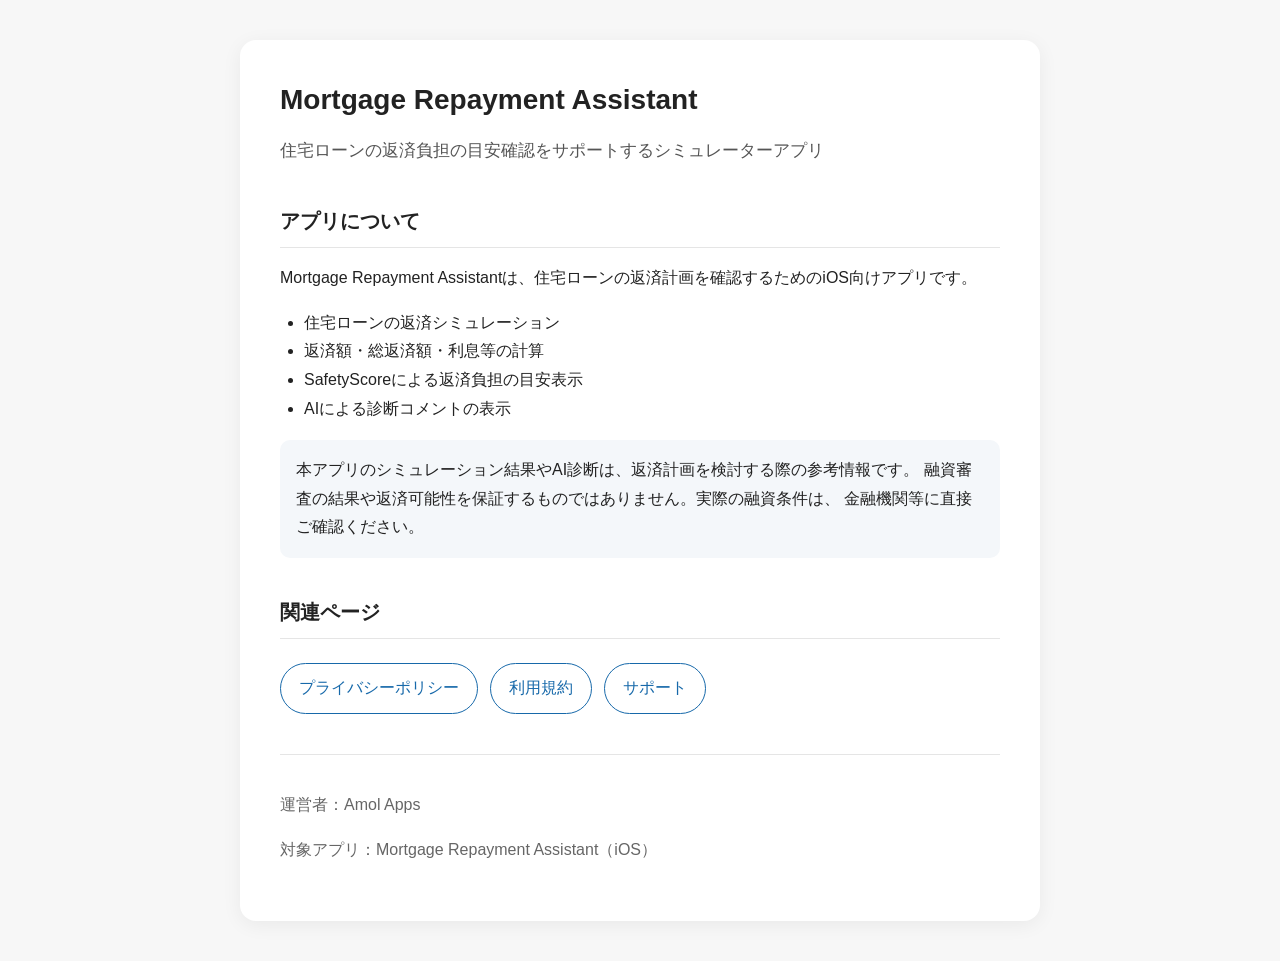
<file: apps/mortgage-repayment-assistant/index.html>
<!DOCTYPE html>
<html lang="ja">
<head>
  <meta charset="UTF-8">
  <meta name="viewport" content="width=device-width, initial-scale=1.0">

  <title>Mortgage Repayment Assistant（住宅ローン返済アシスタント）</title>
  <meta name="description" content="住宅ローンの返済シミュレーションやSafetyScore、AI診断機能を備えたiOSアプリ「Mortgage Repayment Assistant」の紹介ページです。プライバシーポリシー・利用規約・サポート情報はこちらからご確認いただけます。">

  <link rel="stylesheet" href="./assets/style.css">
  <!-- TODO: App Store公開後、ストアへのリンクをここに追加する -->
</head>
<body>
  <main class="wrap">
    <h1>Mortgage Repayment Assistant</h1>
    <p class="tagline">住宅ローンの返済負担の目安確認をサポートするシミュレーターアプリ</p>

    <h2>アプリについて</h2>
    <p>
      Mortgage Repayment Assistantは、住宅ローンの返済計画を確認するためのiOS向けアプリです。
    </p>
    <ul>
      <li>住宅ローンの返済シミュレーション</li>
      <li>返済額・総返済額・利息等の計算</li>
      <li>SafetyScoreによる返済負担の目安表示</li>
      <li>AIによる診断コメントの表示</li>
    </ul>
    <p class="note">
      本アプリのシミュレーション結果やAI診断は、返済計画を検討する際の参考情報です。
      融資審査の結果や返済可能性を保証するものではありません。実際の融資条件は、
      金融機関等に直接ご確認ください。
    </p>

    <h2>関連ページ</h2>
    <ul class="applinks">
      <li><a href="./privacy/">プライバシーポリシー</a></li>
      <li><a href="./terms/">利用規約</a></li>
      <li><a href="./support/">サポート</a></li>
    </ul>

    <footer>
      <p>運営者：Amol Apps</p>
      <p>対象アプリ：Mortgage Repayment Assistant（iOS）</p>
    </footer>
  </main>
</body>
</html>
</file>
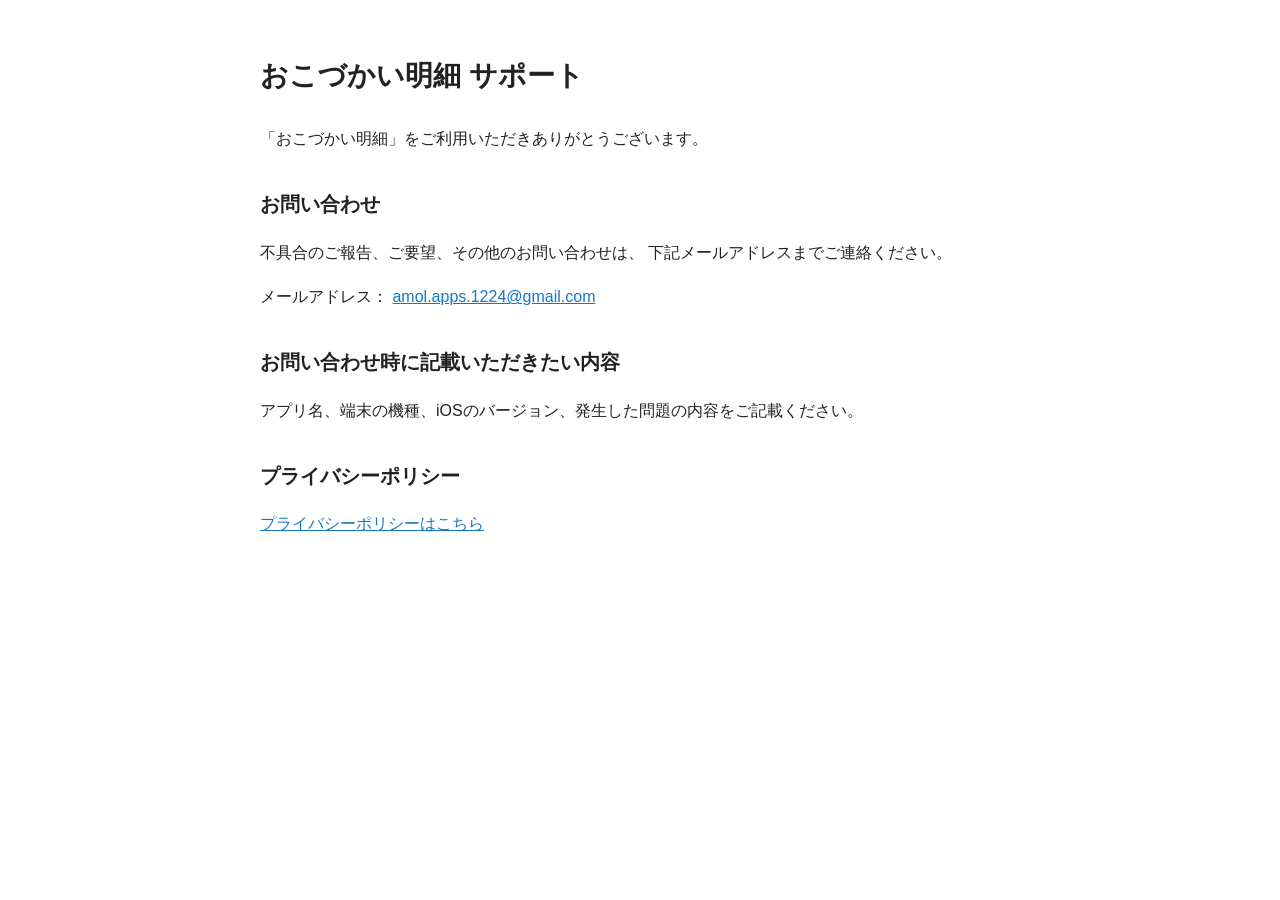
<file: apps/okozukai-meisai/index.html>
<!DOCTYPE html>
<html lang="ja">
<head>
  <meta charset="UTF-8">
  <meta name="viewport" content="width=device-width, initial-scale=1.0">
  <title>おこづかい明細 サポート</title>
  <style>
    body {
      font-family: -apple-system, BlinkMacSystemFont, "Helvetica Neue",
        "Yu Gothic", sans-serif;
      max-width: 760px;
      margin: 0 auto;
      padding: 32px 20px;
      line-height: 1.8;
      color: #222;
    }

    h1 {
      font-size: 28px;
      margin-bottom: 24px;
    }

    h2 {
      margin-top: 32px;
      font-size: 20px;
    }

    a {
      color: #1677c8;
    }
  </style>
</head>
<body>
  <h1>おこづかい明細 サポート</h1>

  <p>
    「おこづかい明細」をご利用いただきありがとうございます。
  </p>

  <h2>お問い合わせ</h2>
  <p>
    不具合のご報告、ご要望、その他のお問い合わせは、
    下記メールアドレスまでご連絡ください。
  </p>

  <p>
    メールアドレス：
    <a href="mailto:amol.apps.1224@gmail.com">
      amol.apps.1224@gmail.com
    </a>
  </p>

  <h2>お問い合わせ時に記載いただきたい内容</h2>
  <p>
    アプリ名、端末の機種、iOSのバージョン、発生した問題の内容をご記載ください。
  </p>

  <h2>プライバシーポリシー</h2>
  <p>
    <a href="./privacy.html">プライバシーポリシーはこちら</a>
  </p>
</body>
</html>
</file>
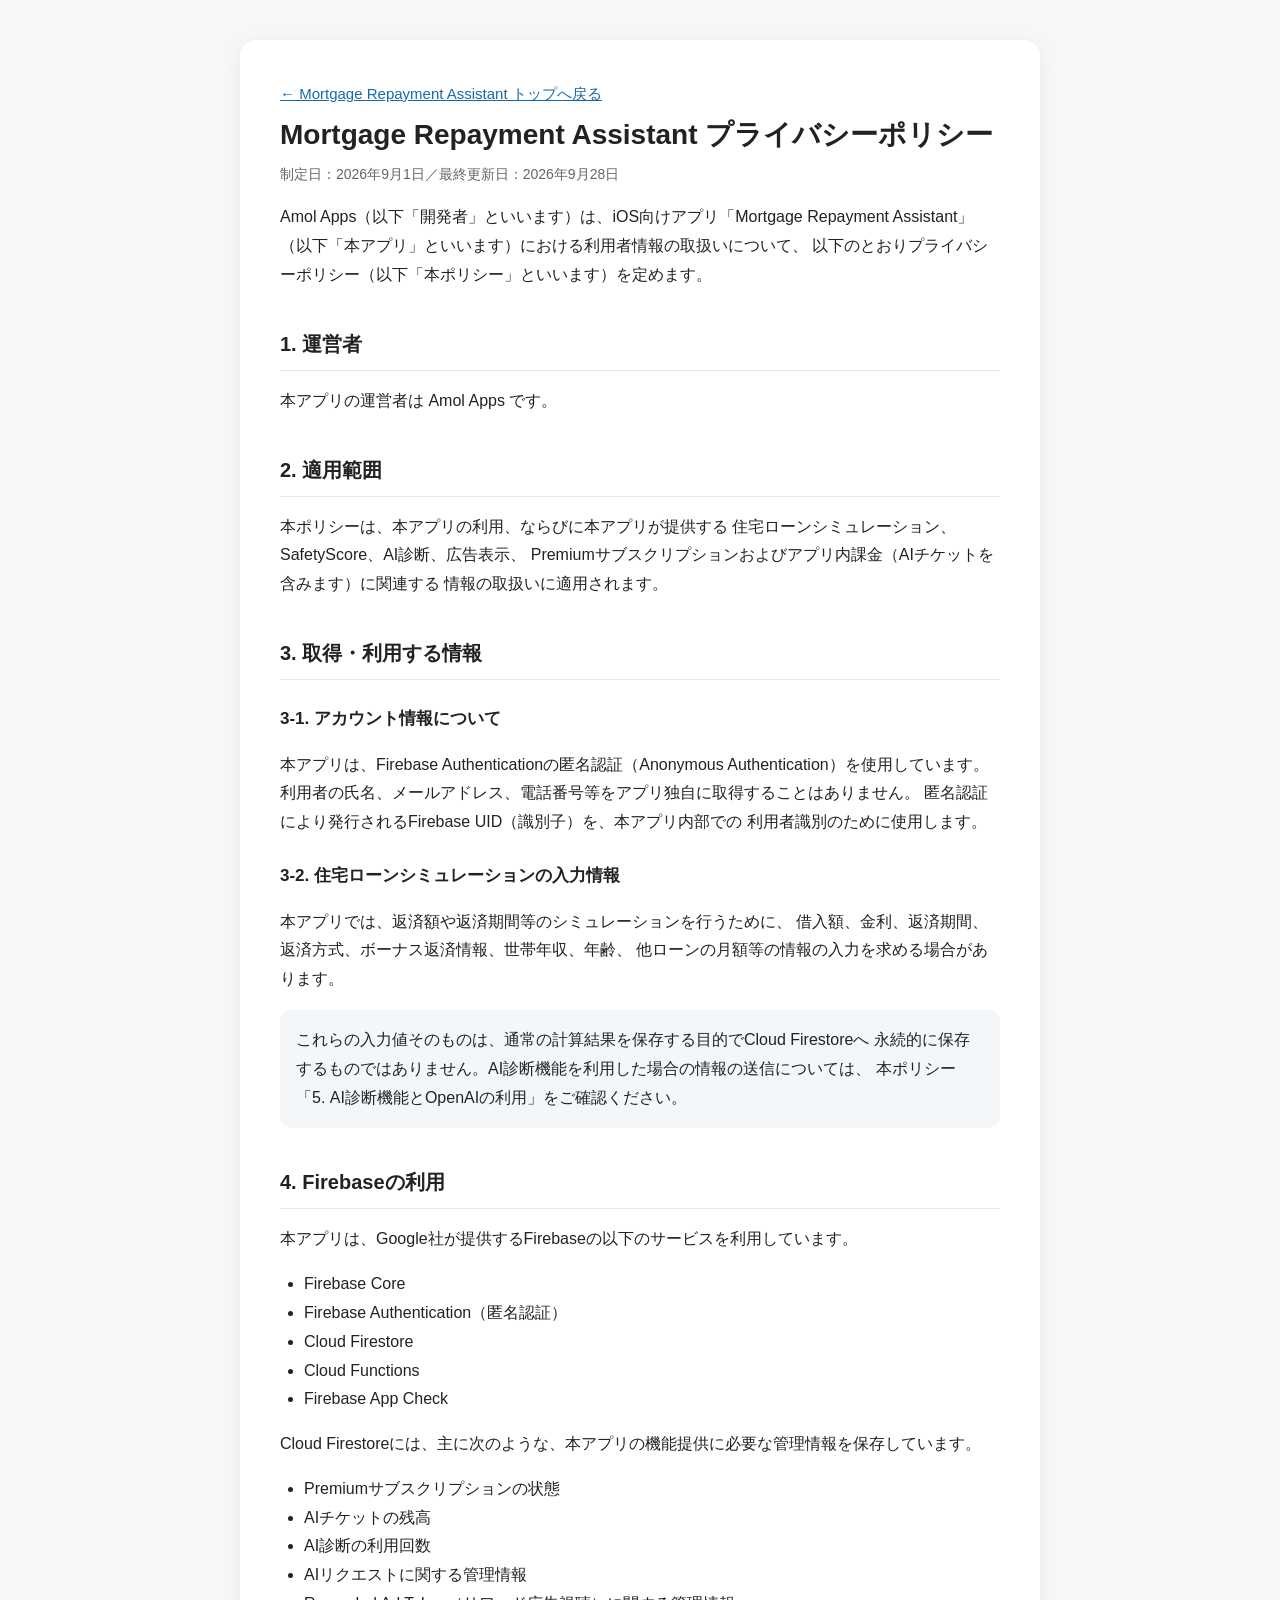
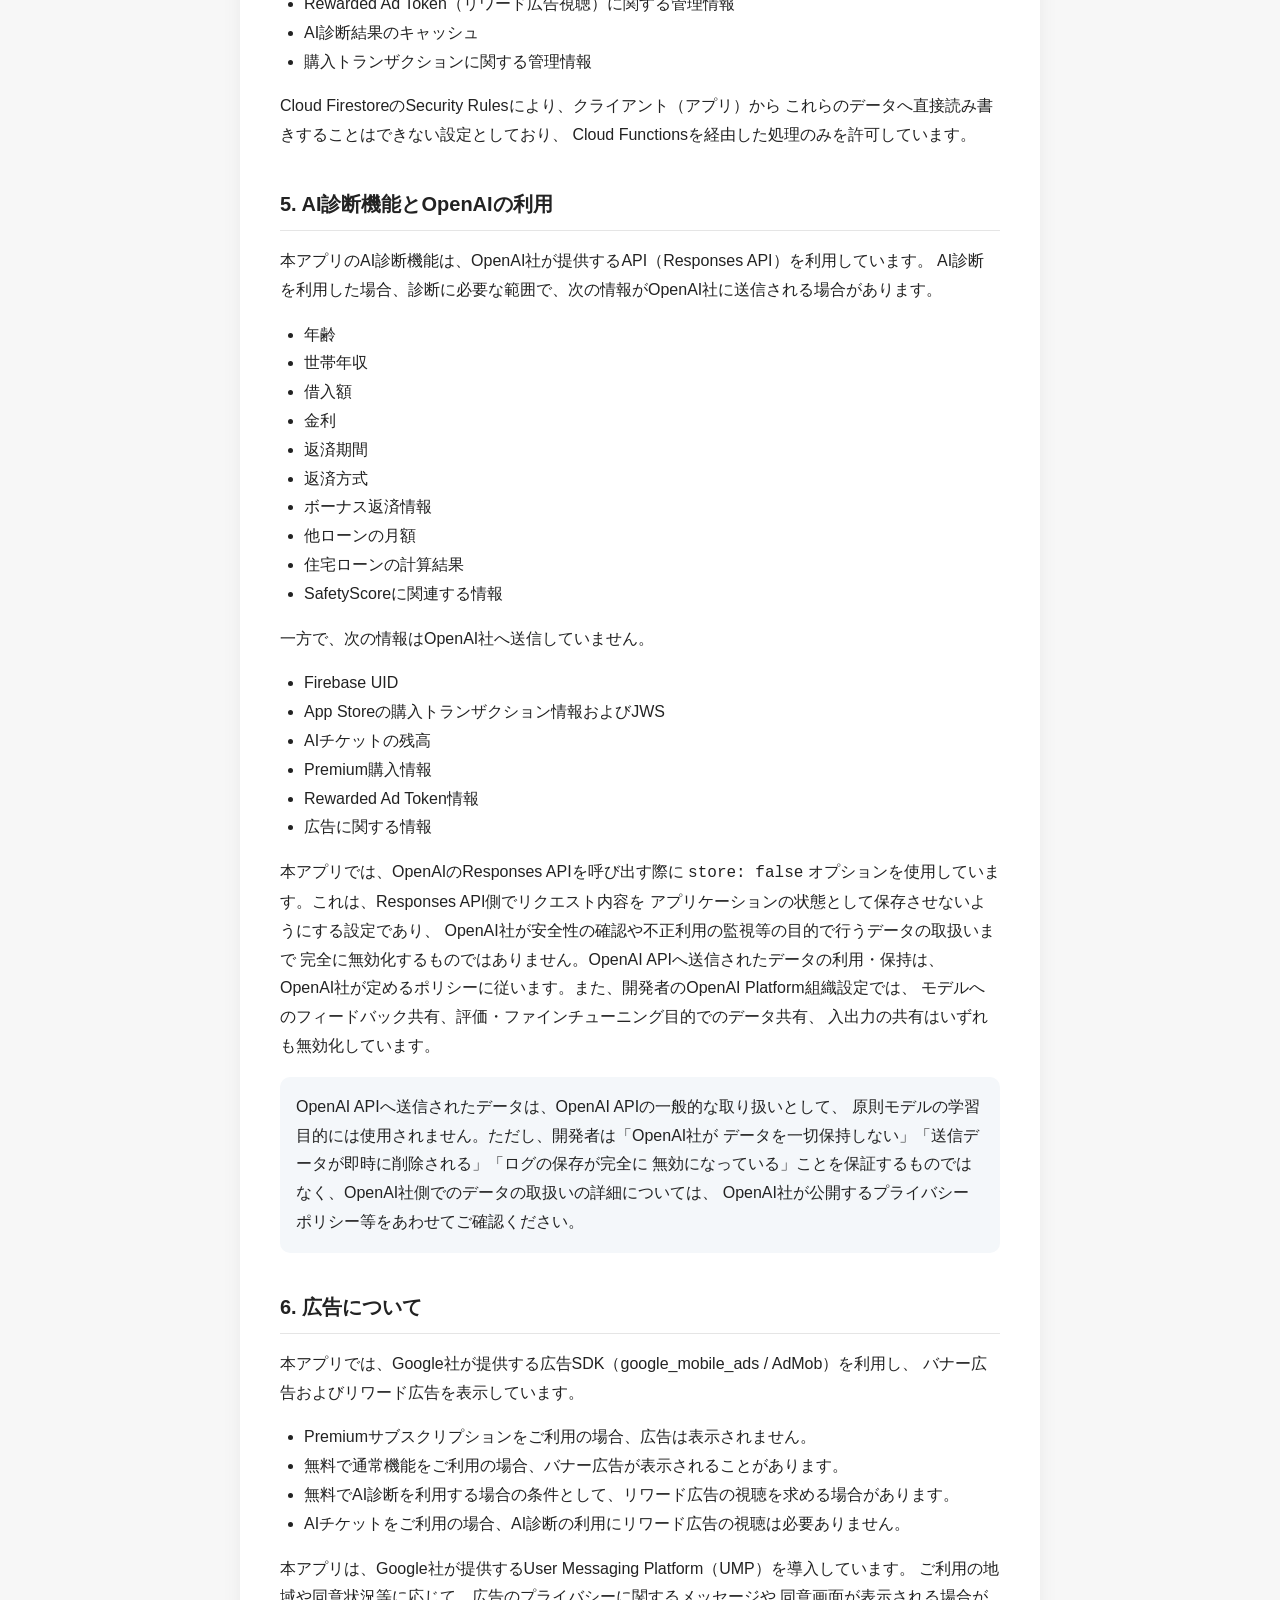
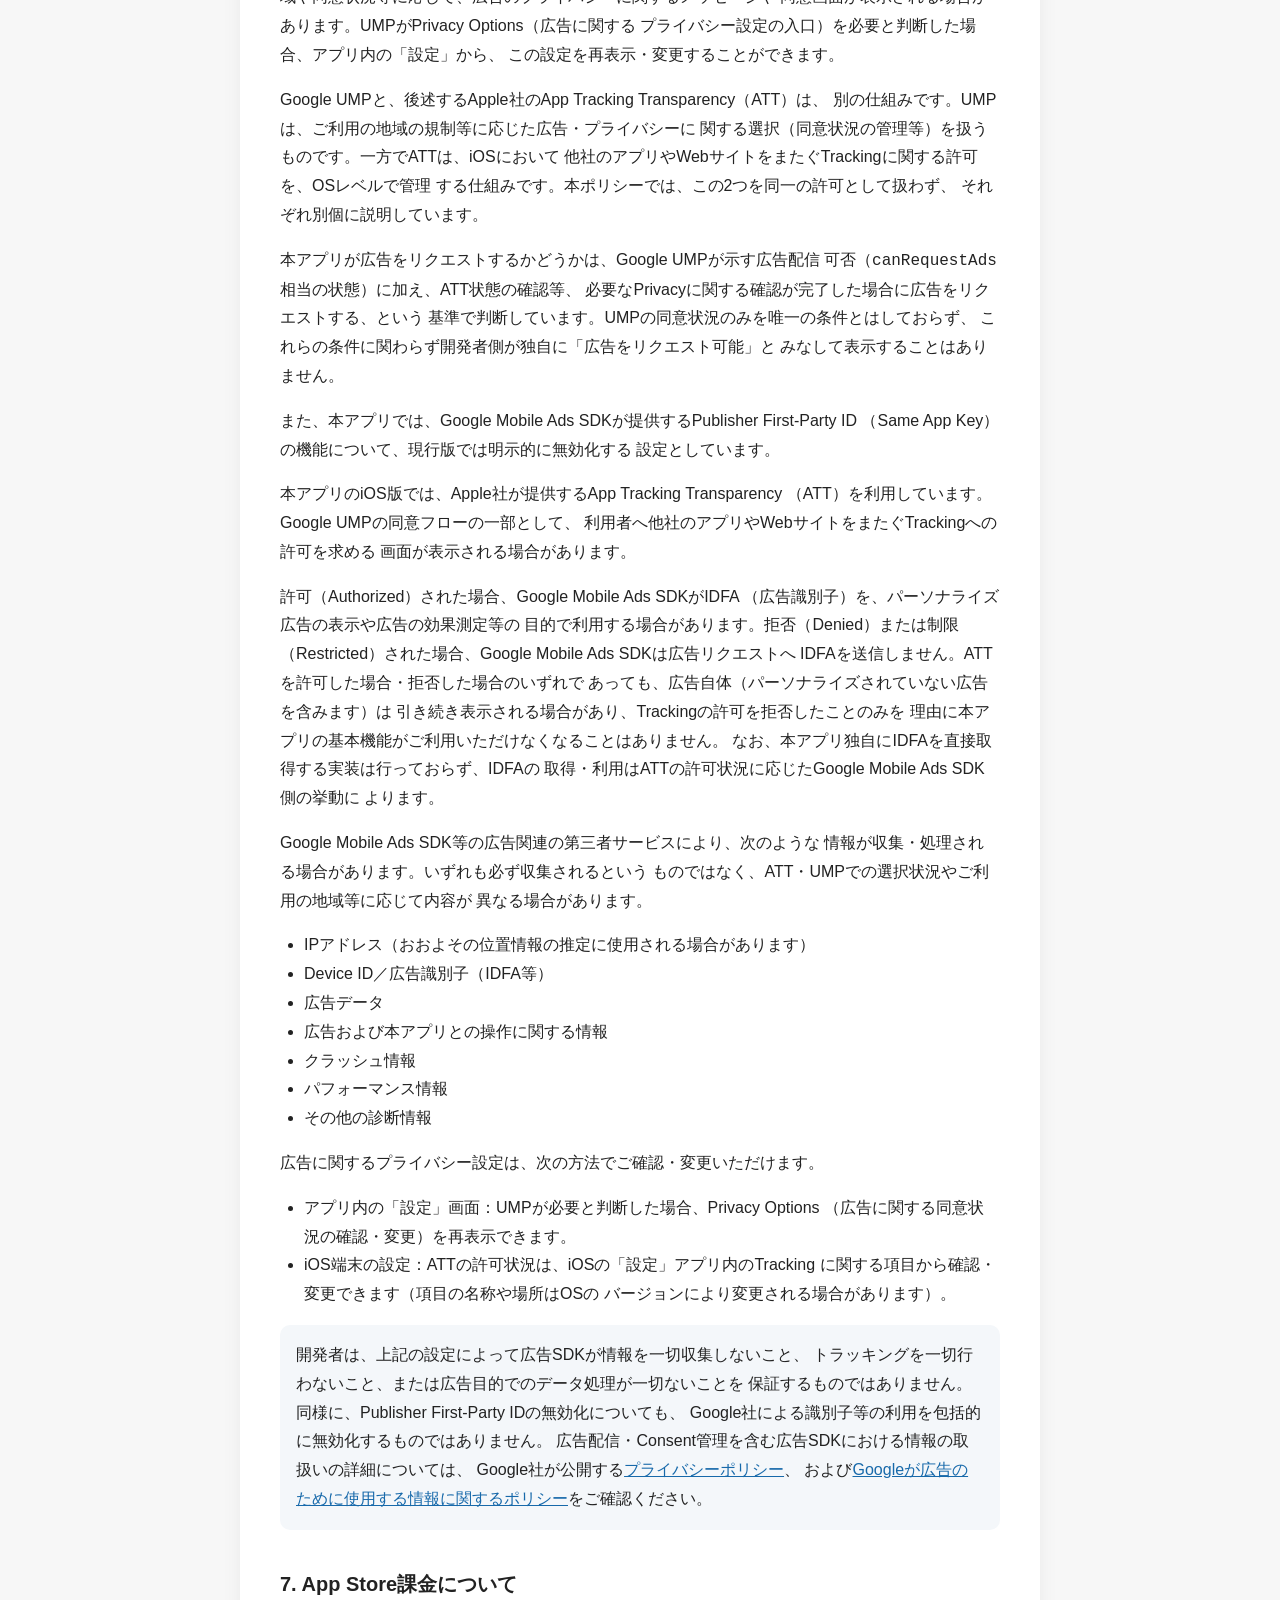
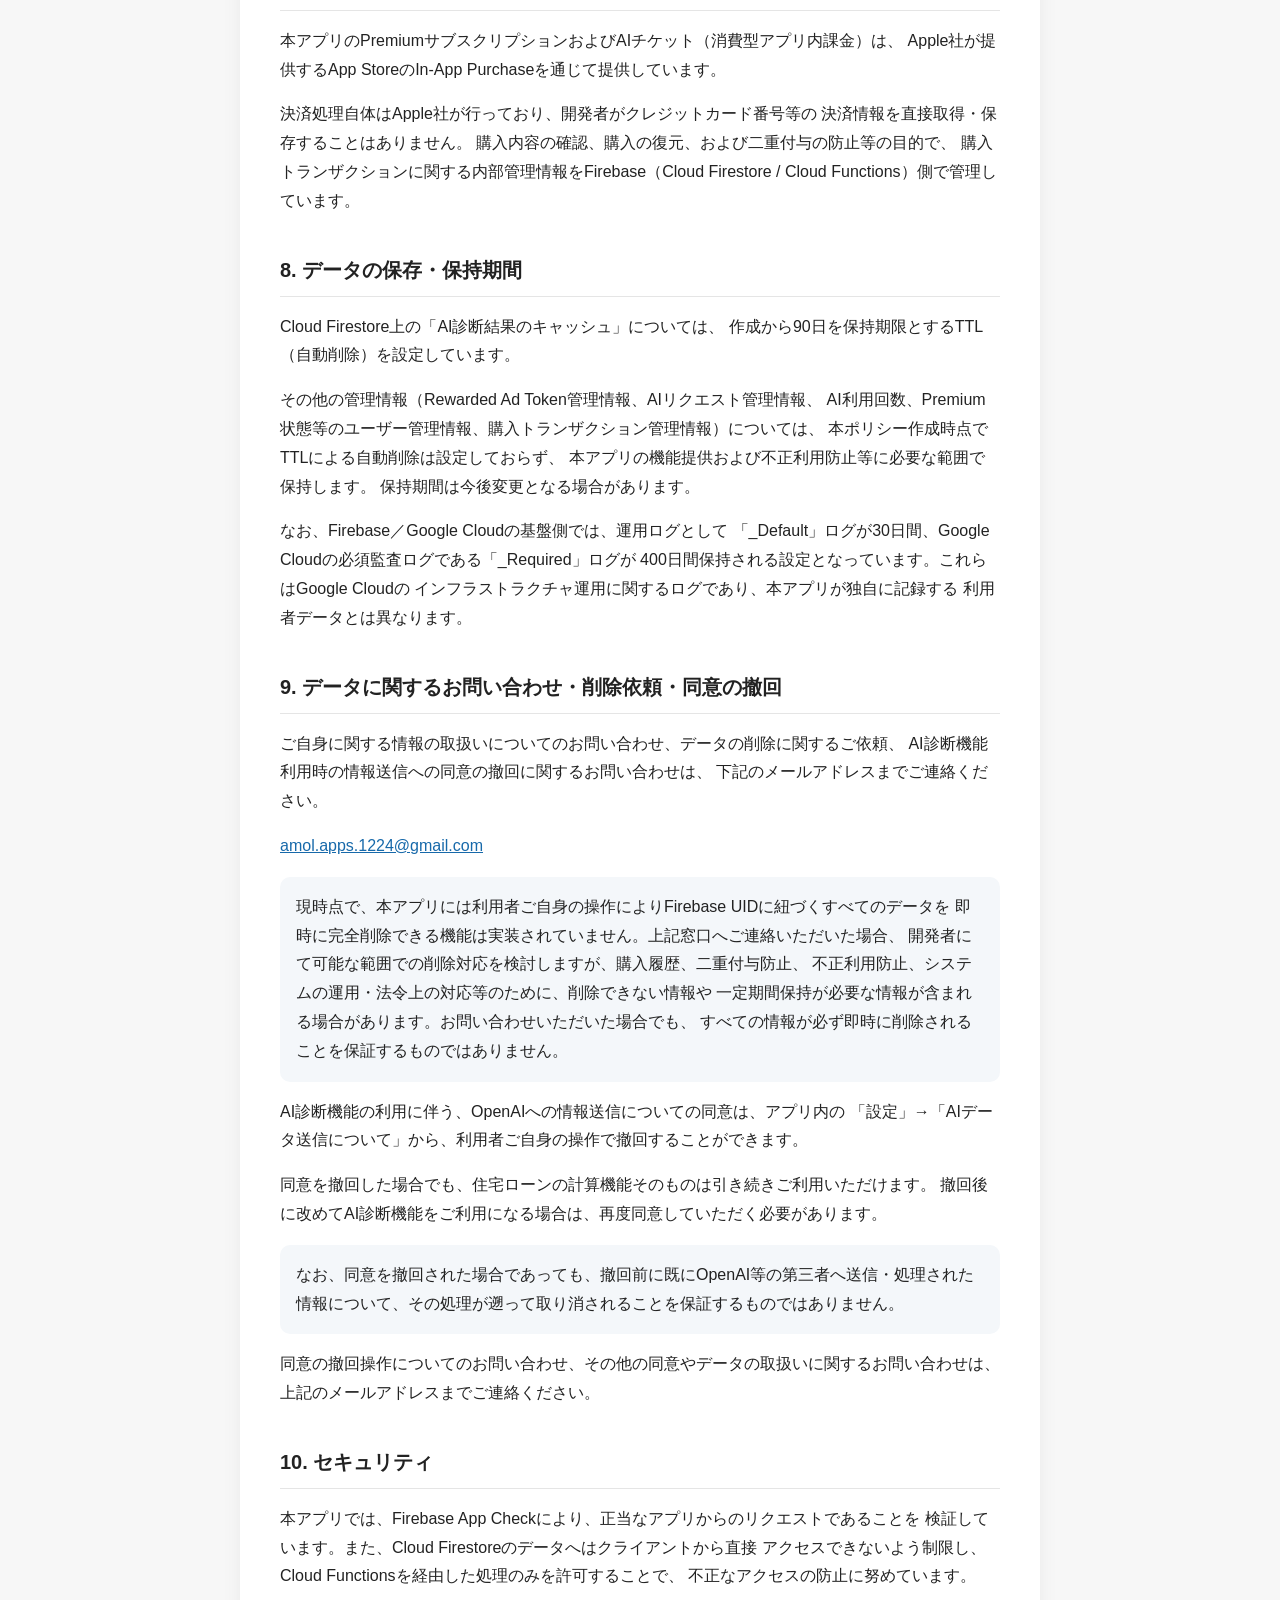
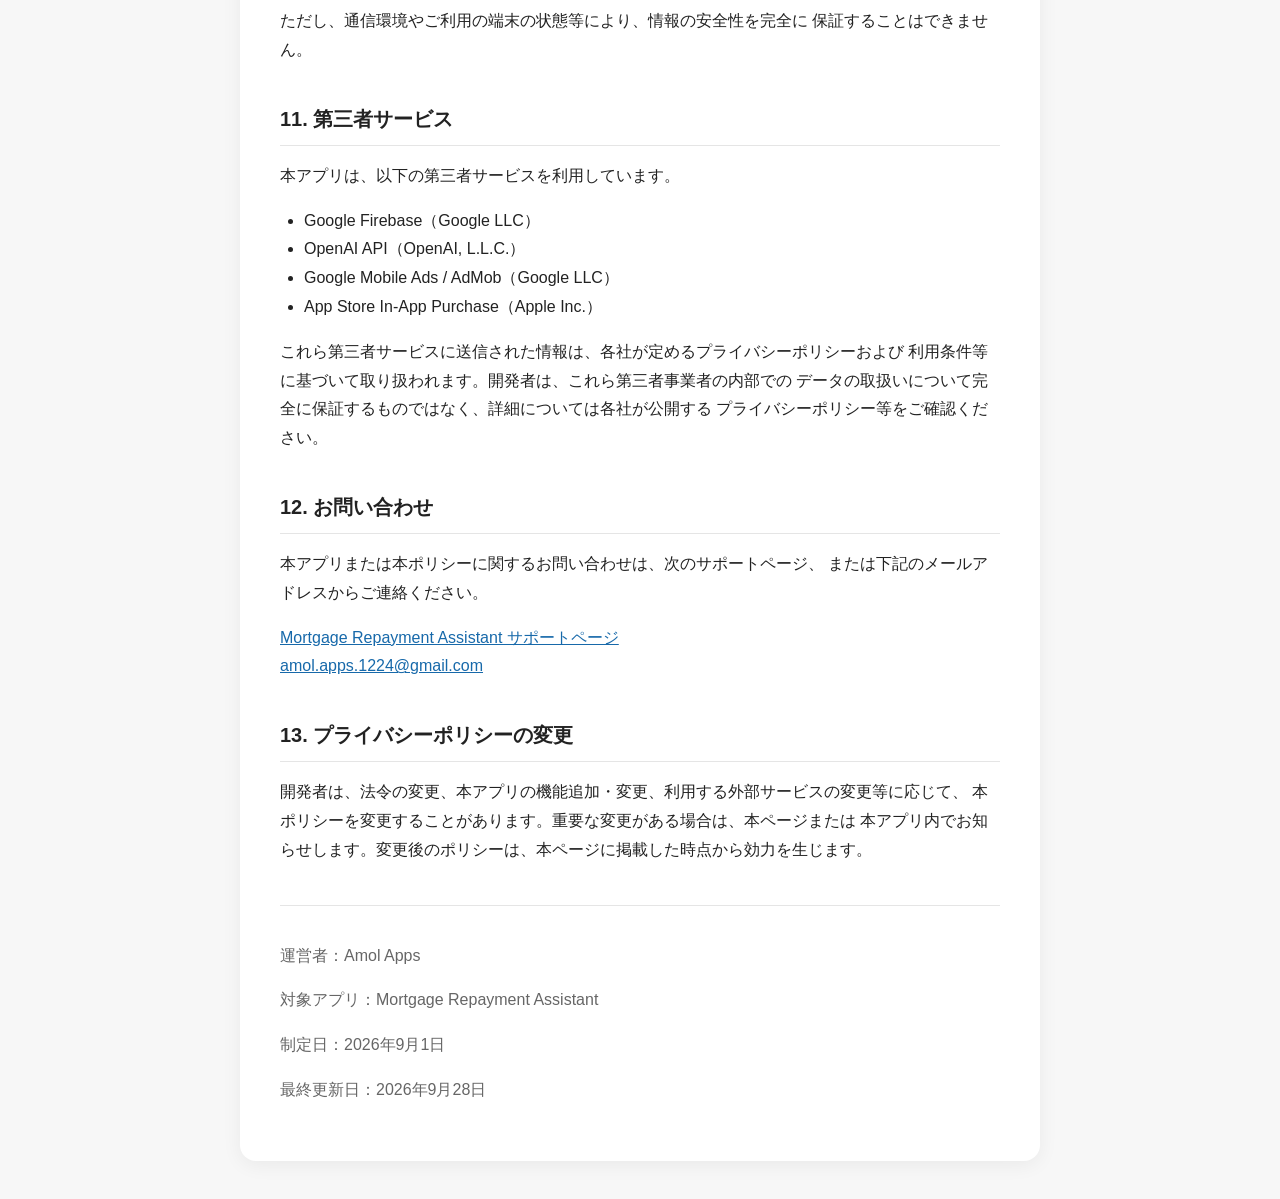
<file: apps/mortgage-repayment-assistant/privacy/index.html>
<!DOCTYPE html>
<html lang="ja">
<head>
  <meta charset="UTF-8">
  <meta name="viewport" content="width=device-width, initial-scale=1.0">

  <title>Mortgage Repayment Assistant プライバシーポリシー</title>
  <meta name="description" content="iOSアプリ「Mortgage Repayment Assistant」のプライバシーポリシーです。Firebase、AI診断（OpenAI）、広告、App Store課金に関する情報の取扱いについて説明します。">

  <link rel="stylesheet" href="../assets/style.css">
</head>
<body>
  <main class="wrap">
    <a class="backlink" href="../">← Mortgage Repayment Assistant トップへ戻る</a>

    <h1>Mortgage Repayment Assistant プライバシーポリシー</h1>
    <p class="updated">制定日：2026年9月1日／最終更新日：2026年9月28日</p>

    <p>
      Amol Apps（以下「開発者」といいます）は、iOS向けアプリ「Mortgage Repayment Assistant」
      （以下「本アプリ」といいます）における利用者情報の取扱いについて、
      以下のとおりプライバシーポリシー（以下「本ポリシー」といいます）を定めます。
    </p>

    <h2>1. 運営者</h2>
    <p>
      本アプリの運営者は Amol Apps です。
    </p>

    <h2>2. 適用範囲</h2>
    <p>
      本ポリシーは、本アプリの利用、ならびに本アプリが提供する
      住宅ローンシミュレーション、SafetyScore、AI診断、広告表示、
      Premiumサブスクリプションおよびアプリ内課金（AIチケットを含みます）に関連する
      情報の取扱いに適用されます。
    </p>

    <h2>3. 取得・利用する情報</h2>

    <h3>3-1. アカウント情報について</h3>
    <p>
      本アプリは、Firebase Authenticationの匿名認証（Anonymous Authentication）を使用しています。
      利用者の氏名、メールアドレス、電話番号等をアプリ独自に取得することはありません。
      匿名認証により発行されるFirebase UID（識別子）を、本アプリ内部での
      利用者識別のために使用します。
    </p>

    <h3>3-2. 住宅ローンシミュレーションの入力情報</h3>
    <p>
      本アプリでは、返済額や返済期間等のシミュレーションを行うために、
      借入額、金利、返済期間、返済方式、ボーナス返済情報、世帯年収、年齢、
      他ローンの月額等の情報の入力を求める場合があります。
    </p>
    <p class="note">
      これらの入力値そのものは、通常の計算結果を保存する目的でCloud Firestoreへ
      永続的に保存するものではありません。AI診断機能を利用した場合の情報の送信については、
      本ポリシー「5. AI診断機能とOpenAIの利用」をご確認ください。
    </p>

    <h2>4. Firebaseの利用</h2>
    <p>
      本アプリは、Google社が提供するFirebaseの以下のサービスを利用しています。
    </p>
    <ul>
      <li>Firebase Core</li>
      <li>Firebase Authentication（匿名認証）</li>
      <li>Cloud Firestore</li>
      <li>Cloud Functions</li>
      <li>Firebase App Check</li>
    </ul>
    <p>
      Cloud Firestoreには、主に次のような、本アプリの機能提供に必要な管理情報を保存しています。
    </p>
    <ul>
      <li>Premiumサブスクリプションの状態</li>
      <li>AIチケットの残高</li>
      <li>AI診断の利用回数</li>
      <li>AIリクエストに関する管理情報</li>
      <li>Rewarded Ad Token（リワード広告視聴）に関する管理情報</li>
      <li>AI診断結果のキャッシュ</li>
      <li>購入トランザクションに関する管理情報</li>
    </ul>
    <p>
      Cloud FirestoreのSecurity Rulesにより、クライアント（アプリ）から
      これらのデータへ直接読み書きすることはできない設定としており、
      Cloud Functionsを経由した処理のみを許可しています。
    </p>

    <h2>5. AI診断機能とOpenAIの利用</h2>
    <p>
      本アプリのAI診断機能は、OpenAI社が提供するAPI（Responses API）を利用しています。
      AI診断を利用した場合、診断に必要な範囲で、次の情報がOpenAI社に送信される場合があります。
    </p>
    <ul>
      <li>年齢</li>
      <li>世帯年収</li>
      <li>借入額</li>
      <li>金利</li>
      <li>返済期間</li>
      <li>返済方式</li>
      <li>ボーナス返済情報</li>
      <li>他ローンの月額</li>
      <li>住宅ローンの計算結果</li>
      <li>SafetyScoreに関連する情報</li>
    </ul>
    <p>
      一方で、次の情報はOpenAI社へ送信していません。
    </p>
    <ul>
      <li>Firebase UID</li>
      <li>App Storeの購入トランザクション情報およびJWS</li>
      <li>AIチケットの残高</li>
      <li>Premium購入情報</li>
      <li>Rewarded Ad Token情報</li>
      <li>広告に関する情報</li>
    </ul>
    <p>
      本アプリでは、OpenAIのResponses APIを呼び出す際に <code>store: false</code>
      オプションを使用しています。これは、Responses API側でリクエスト内容を
      アプリケーションの状態として保存させないようにする設定であり、
      OpenAI社が安全性の確認や不正利用の監視等の目的で行うデータの取扱いまで
      完全に無効化するものではありません。OpenAI APIへ送信されたデータの利用・保持は、
      OpenAI社が定めるポリシーに従います。また、開発者のOpenAI Platform組織設定では、
      モデルへのフィードバック共有、評価・ファインチューニング目的でのデータ共有、
      入出力の共有はいずれも無効化しています。
    </p>
    <p class="note">
      OpenAI APIへ送信されたデータは、OpenAI APIの一般的な取り扱いとして、
      原則モデルの学習目的には使用されません。ただし、開発者は「OpenAI社が
      データを一切保持しない」「送信データが即時に削除される」「ログの保存が完全に
      無効になっている」ことを保証するものではなく、OpenAI社側でのデータの取扱いの詳細については、
      OpenAI社が公開するプライバシーポリシー等をあわせてご確認ください。
    </p>

    <h2>6. 広告について</h2>
    <p>
      本アプリでは、Google社が提供する広告SDK（google_mobile_ads / AdMob）を利用し、
      バナー広告およびリワード広告を表示しています。
    </p>
    <ul>
      <li>Premiumサブスクリプションをご利用の場合、広告は表示されません。</li>
      <li>無料で通常機能をご利用の場合、バナー広告が表示されることがあります。</li>
      <li>無料でAI診断を利用する場合の条件として、リワード広告の視聴を求める場合があります。</li>
      <li>AIチケットをご利用の場合、AI診断の利用にリワード広告の視聴は必要ありません。</li>
    </ul>
    <p>
      本アプリは、Google社が提供するUser Messaging Platform（UMP）を導入しています。
      ご利用の地域や同意状況等に応じて、広告のプライバシーに関するメッセージや
      同意画面が表示される場合があります。UMPがPrivacy Options（広告に関する
      プライバシー設定の入口）を必要と判断した場合、アプリ内の「設定」から、
      この設定を再表示・変更することができます。
    </p>
    <p>
      Google UMPと、後述するApple社のApp Tracking Transparency（ATT）は、
      別の仕組みです。UMPは、ご利用の地域の規制等に応じた広告・プライバシーに
      関する選択（同意状況の管理等）を扱うものです。一方でATTは、iOSにおいて
      他社のアプリやWebサイトをまたぐTrackingに関する許可を、OSレベルで管理
      する仕組みです。本ポリシーでは、この2つを同一の許可として扱わず、
      それぞれ別個に説明しています。
    </p>
    <p>
      本アプリが広告をリクエストするかどうかは、Google UMPが示す広告配信
      可否（<code>canRequestAds</code>相当の状態）に加え、ATT状態の確認等、
      必要なPrivacyに関する確認が完了した場合に広告をリクエストする、という
      基準で判断しています。UMPの同意状況のみを唯一の条件とはしておらず、
      これらの条件に関わらず開発者側が独自に「広告をリクエスト可能」と
      みなして表示することはありません。
    </p>
    <p>
      また、本アプリでは、Google Mobile Ads SDKが提供するPublisher First-Party ID
      （Same App Key）の機能について、現行版では明示的に無効化する
      設定としています。
    </p>
    <p>
      本アプリのiOS版では、Apple社が提供するApp Tracking Transparency
      （ATT）を利用しています。Google UMPの同意フローの一部として、
      利用者へ他社のアプリやWebサイトをまたぐTrackingへの許可を求める
      画面が表示される場合があります。
    </p>
    <p>
      許可（Authorized）された場合、Google Mobile Ads SDKがIDFA
      （広告識別子）を、パーソナライズ広告の表示や広告の効果測定等の
      目的で利用する場合があります。拒否（Denied）または制限
      （Restricted）された場合、Google Mobile Ads SDKは広告リクエストへ
      IDFAを送信しません。ATTを許可した場合・拒否した場合のいずれで
      あっても、広告自体（パーソナライズされていない広告を含みます）は
      引き続き表示される場合があり、Trackingの許可を拒否したことのみを
      理由に本アプリの基本機能がご利用いただけなくなることはありません。
      なお、本アプリ独自にIDFAを直接取得する実装は行っておらず、IDFAの
      取得・利用はATTの許可状況に応じたGoogle Mobile Ads SDK側の挙動に
      よります。
    </p>
    <p>
      Google Mobile Ads SDK等の広告関連の第三者サービスにより、次のような
      情報が収集・処理される場合があります。いずれも必ず収集されるという
      ものではなく、ATT・UMPでの選択状況やご利用の地域等に応じて内容が
      異なる場合があります。
    </p>
    <ul>
      <li>IPアドレス（おおよその位置情報の推定に使用される場合があります）</li>
      <li>Device ID／広告識別子（IDFA等）</li>
      <li>広告データ</li>
      <li>広告および本アプリとの操作に関する情報</li>
      <li>クラッシュ情報</li>
      <li>パフォーマンス情報</li>
      <li>その他の診断情報</li>
    </ul>
    <p>
      広告に関するプライバシー設定は、次の方法でご確認・変更いただけます。
    </p>
    <ul>
      <li>
        アプリ内の「設定」画面：UMPが必要と判断した場合、Privacy Options
        （広告に関する同意状況の確認・変更）を再表示できます。
      </li>
      <li>
        iOS端末の設定：ATTの許可状況は、iOSの「設定」アプリ内のTracking
        に関する項目から確認・変更できます（項目の名称や場所はOSの
        バージョンにより変更される場合があります）。
      </li>
    </ul>
    <p class="note">
      開発者は、上記の設定によって広告SDKが情報を一切収集しないこと、
      トラッキングを一切行わないこと、または広告目的でのデータ処理が一切ないことを
      保証するものではありません。同様に、Publisher First-Party IDの無効化についても、
      Google社による識別子等の利用を包括的に無効化するものではありません。
      広告配信・Consent管理を含む広告SDKにおける情報の取扱いの詳細については、
      Google社が公開する<a href="https://policies.google.com/privacy">プライバシーポリシー</a>、
      および<a href="https://policies.google.com/technologies/partner-sites">Googleが広告のために使用する情報に関するポリシー</a>をご確認ください。
    </p>

    <h2>7. App Store課金について</h2>
    <p>
      本アプリのPremiumサブスクリプションおよびAIチケット（消費型アプリ内課金）は、
      Apple社が提供するApp StoreのIn-App Purchaseを通じて提供しています。
    </p>
    <p>
      決済処理自体はApple社が行っており、開発者がクレジットカード番号等の
      決済情報を直接取得・保存することはありません。
      購入内容の確認、購入の復元、および二重付与の防止等の目的で、
      購入トランザクションに関する内部管理情報をFirebase（Cloud Firestore /
      Cloud Functions）側で管理しています。
    </p>

    <h2>8. データの保存・保持期間</h2>
    <p>
      Cloud Firestore上の「AI診断結果のキャッシュ」については、
      作成から90日を保持期限とするTTL（自動削除）を設定しています。
    </p>
    <p>
      その他の管理情報（Rewarded Ad Token管理情報、AIリクエスト管理情報、
      AI利用回数、Premium状態等のユーザー管理情報、購入トランザクション管理情報）については、
      本ポリシー作成時点でTTLによる自動削除は設定しておらず、
      本アプリの機能提供および不正利用防止等に必要な範囲で保持します。
      保持期間は今後変更となる場合があります。
    </p>
    <p>
      なお、Firebase／Google Cloudの基盤側では、運用ログとして
      「_Default」ログが30日間、Google Cloudの必須監査ログである「_Required」ログが
      400日間保持される設定となっています。これらはGoogle Cloudの
      インフラストラクチャ運用に関するログであり、本アプリが独自に記録する
      利用者データとは異なります。
    </p>

    <h2>9. データに関するお問い合わせ・削除依頼・同意の撤回</h2>
    <p>
      ご自身に関する情報の取扱いについてのお問い合わせ、データの削除に関するご依頼、
      AI診断機能利用時の情報送信への同意の撤回に関するお問い合わせは、
      下記のメールアドレスまでご連絡ください。
    </p>
    <p>
      <a href="mailto:amol.apps.1224@gmail.com">amol.apps.1224@gmail.com</a>
    </p>
    <p class="note">
      現時点で、本アプリには利用者ご自身の操作によりFirebase UIDに紐づくすべてのデータを
      即時に完全削除できる機能は実装されていません。上記窓口へご連絡いただいた場合、
      開発者にて可能な範囲での削除対応を検討しますが、購入履歴、二重付与防止、
      不正利用防止、システムの運用・法令上の対応等のために、削除できない情報や
      一定期間保持が必要な情報が含まれる場合があります。お問い合わせいただいた場合でも、
      すべての情報が必ず即時に削除されることを保証するものではありません。
    </p>
    <p>
      AI診断機能の利用に伴う、OpenAIへの情報送信についての同意は、アプリ内の
      「設定」→「AIデータ送信について」から、利用者ご自身の操作で撤回することができます。
    </p>
    <p>
      同意を撤回した場合でも、住宅ローンの計算機能そのものは引き続きご利用いただけます。
      撤回後に改めてAI診断機能をご利用になる場合は、再度同意していただく必要があります。
    </p>
    <p class="note">
      なお、同意を撤回された場合であっても、撤回前に既にOpenAI等の第三者へ送信・処理された
      情報について、その処理が遡って取り消されることを保証するものではありません。
    </p>
    <p>
      同意の撤回操作についてのお問い合わせ、その他の同意やデータの取扱いに関するお問い合わせは、
      上記のメールアドレスまでご連絡ください。
    </p>

    <h2>10. セキュリティ</h2>
    <p>
      本アプリでは、Firebase App Checkにより、正当なアプリからのリクエストであることを
      検証しています。また、Cloud Firestoreのデータへはクライアントから直接
      アクセスできないよう制限し、Cloud Functionsを経由した処理のみを許可することで、
      不正なアクセスの防止に努めています。
    </p>
    <p>
      ただし、通信環境やご利用の端末の状態等により、情報の安全性を完全に
      保証することはできません。
    </p>

    <h2>11. 第三者サービス</h2>
    <p>
      本アプリは、以下の第三者サービスを利用しています。
    </p>
    <ul>
      <li>Google Firebase（Google LLC）</li>
      <li>OpenAI API（OpenAI, L.L.C.）</li>
      <li>Google Mobile Ads / AdMob（Google LLC）</li>
      <li>App Store In-App Purchase（Apple Inc.）</li>
    </ul>
    <p>
      これら第三者サービスに送信された情報は、各社が定めるプライバシーポリシーおよび
      利用条件等に基づいて取り扱われます。開発者は、これら第三者事業者の内部での
      データの取扱いについて完全に保証するものではなく、詳細については各社が公開する
      プライバシーポリシー等をご確認ください。
    </p>

    <h2>12. お問い合わせ</h2>
    <p>
      本アプリまたは本ポリシーに関するお問い合わせは、次のサポートページ、
      または下記のメールアドレスからご連絡ください。
    </p>
    <p>
      <a href="../support/">Mortgage Repayment Assistant サポートページ</a><br>
      <a href="mailto:amol.apps.1224@gmail.com">amol.apps.1224@gmail.com</a>
    </p>

    <h2>13. プライバシーポリシーの変更</h2>
    <p>
      開発者は、法令の変更、本アプリの機能追加・変更、利用する外部サービスの変更等に応じて、
      本ポリシーを変更することがあります。重要な変更がある場合は、本ページまたは
      本アプリ内でお知らせします。変更後のポリシーは、本ページに掲載した時点から効力を生じます。
    </p>

    <footer>
      <p>運営者：Amol Apps</p>
      <p>対象アプリ：Mortgage Repayment Assistant</p>
      <p>制定日：2026年9月1日</p>
      <p>最終更新日：2026年9月28日</p>
    </footer>
  </main>
</body>
</html>
</file>
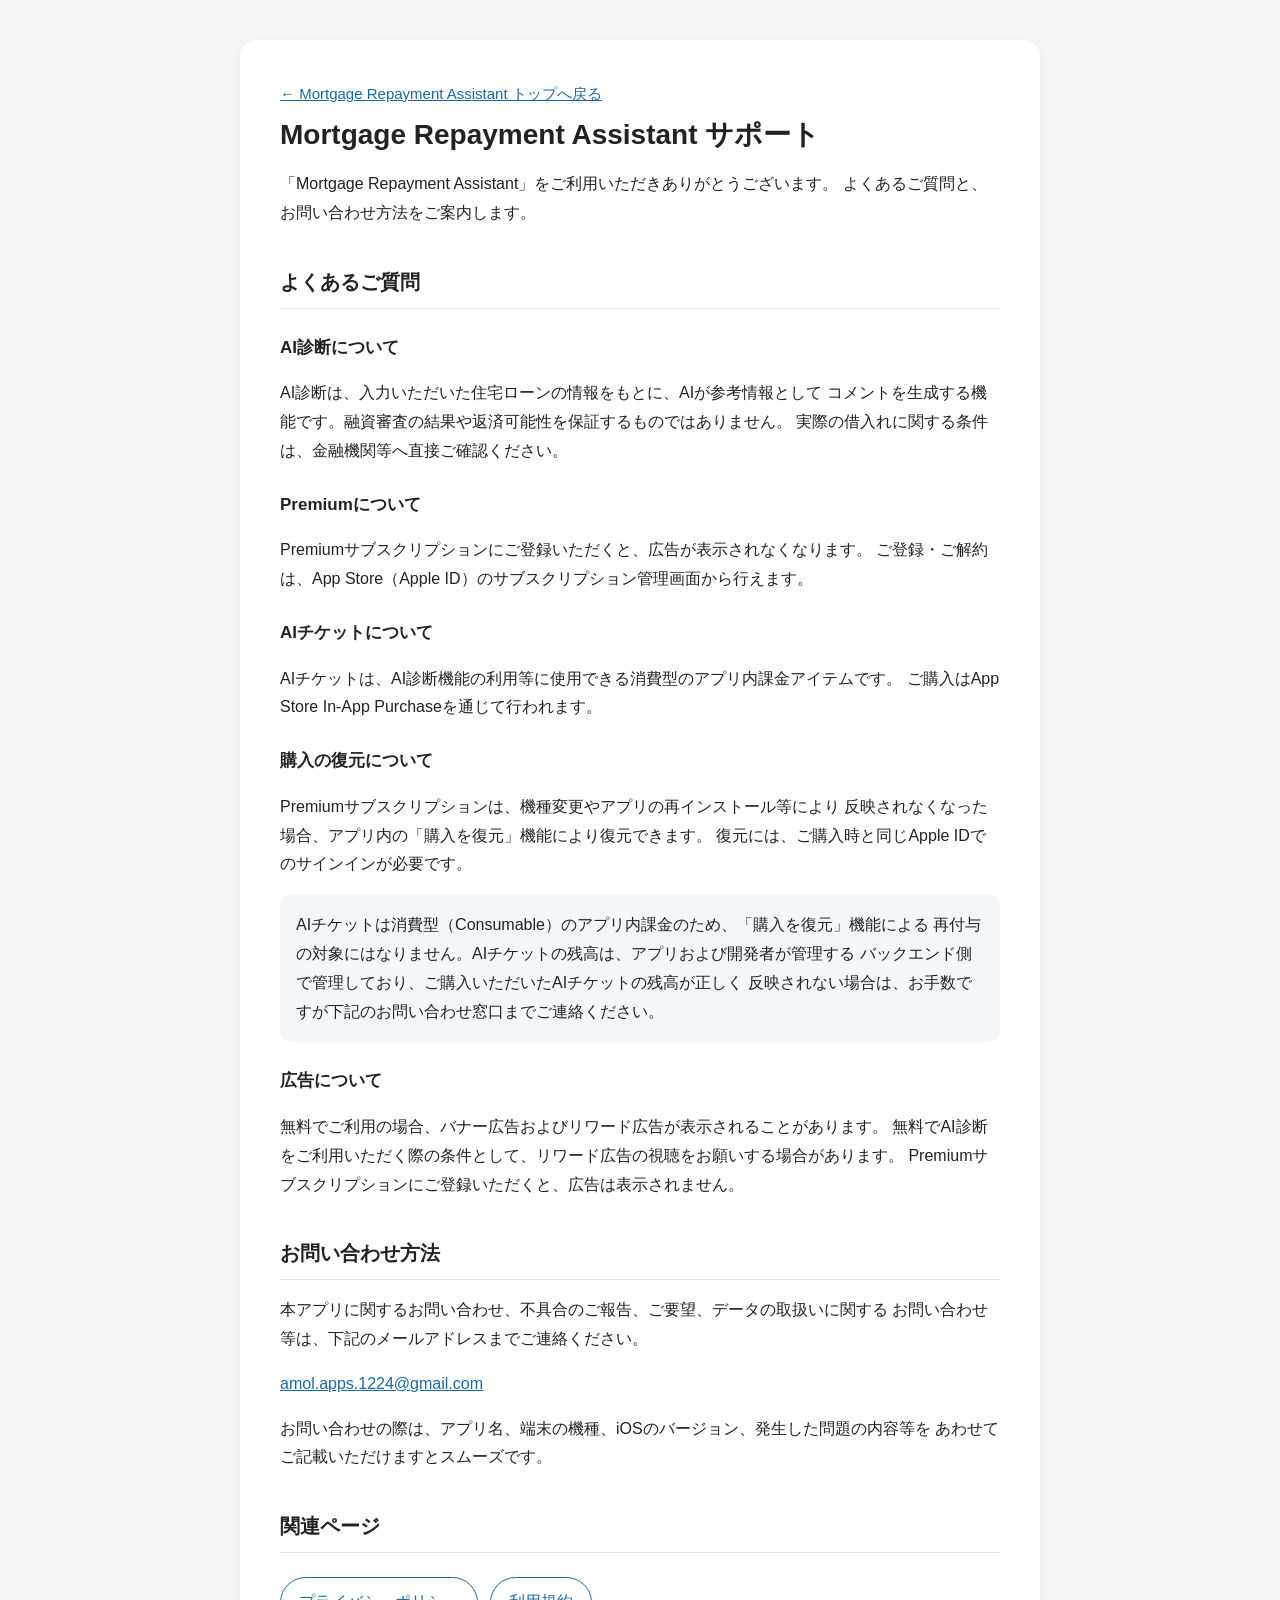
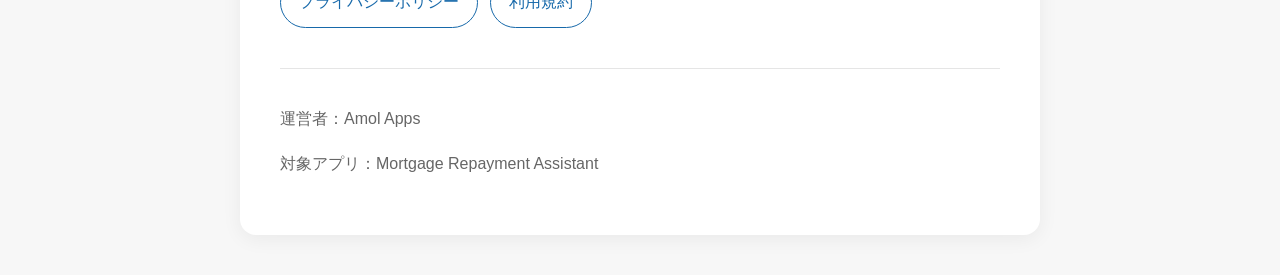
<file: apps/mortgage-repayment-assistant/support/index.html>
<!DOCTYPE html>
<html lang="ja">
<head>
  <meta charset="UTF-8">
  <meta name="viewport" content="width=device-width, initial-scale=1.0">

  <title>Mortgage Repayment Assistant サポート</title>
  <meta name="description" content="iOSアプリ「Mortgage Repayment Assistant」のサポートページです。AI診断、Premium、AIチケット、購入の復元、広告に関するよくあるご質問と、お問い合わせ方法をご案内します。">

  <link rel="stylesheet" href="../assets/style.css">
</head>
<body>
  <main class="wrap">
    <a class="backlink" href="../">← Mortgage Repayment Assistant トップへ戻る</a>

    <h1>Mortgage Repayment Assistant サポート</h1>

    <p>
      「Mortgage Repayment Assistant」をご利用いただきありがとうございます。
      よくあるご質問と、お問い合わせ方法をご案内します。
    </p>

    <h2>よくあるご質問</h2>

    <h3>AI診断について</h3>
    <p>
      AI診断は、入力いただいた住宅ローンの情報をもとに、AIが参考情報として
      コメントを生成する機能です。融資審査の結果や返済可能性を保証するものではありません。
      実際の借入れに関する条件は、金融機関等へ直接ご確認ください。
    </p>

    <h3>Premiumについて</h3>
    <p>
      Premiumサブスクリプションにご登録いただくと、広告が表示されなくなります。
      ご登録・ご解約は、App Store（Apple ID）のサブスクリプション管理画面から行えます。
    </p>

    <h3>AIチケットについて</h3>
    <p>
      AIチケットは、AI診断機能の利用等に使用できる消費型のアプリ内課金アイテムです。
      ご購入はApp Store In-App Purchaseを通じて行われます。
    </p>

    <h3>購入の復元について</h3>
    <p>
      Premiumサブスクリプションは、機種変更やアプリの再インストール等により
      反映されなくなった場合、アプリ内の「購入を復元」機能により復元できます。
      復元には、ご購入時と同じApple IDでのサインインが必要です。
    </p>
    <p class="note">
      AIチケットは消費型（Consumable）のアプリ内課金のため、「購入を復元」機能による
      再付与の対象にはなりません。AIチケットの残高は、アプリおよび開発者が管理する
      バックエンド側で管理しており、ご購入いただいたAIチケットの残高が正しく
      反映されない場合は、お手数ですが下記のお問い合わせ窓口までご連絡ください。
    </p>

    <h3>広告について</h3>
    <p>
      無料でご利用の場合、バナー広告およびリワード広告が表示されることがあります。
      無料でAI診断をご利用いただく際の条件として、リワード広告の視聴をお願いする場合があります。
      Premiumサブスクリプションにご登録いただくと、広告は表示されません。
    </p>

    <h2>お問い合わせ方法</h2>
    <p>
      本アプリに関するお問い合わせ、不具合のご報告、ご要望、データの取扱いに関する
      お問い合わせ等は、下記のメールアドレスまでご連絡ください。
    </p>
    <p>
      <a href="mailto:amol.apps.1224@gmail.com">amol.apps.1224@gmail.com</a>
    </p>
    <p>
      お問い合わせの際は、アプリ名、端末の機種、iOSのバージョン、発生した問題の内容等を
      あわせてご記載いただけますとスムーズです。
    </p>

    <h2>関連ページ</h2>
    <ul class="applinks">
      <li><a href="../privacy/">プライバシーポリシー</a></li>
      <li><a href="../terms/">利用規約</a></li>
    </ul>

    <footer>
      <p>運営者：Amol Apps</p>
      <p>対象アプリ：Mortgage Repayment Assistant</p>
    </footer>
  </main>
</body>
</html>
</file>
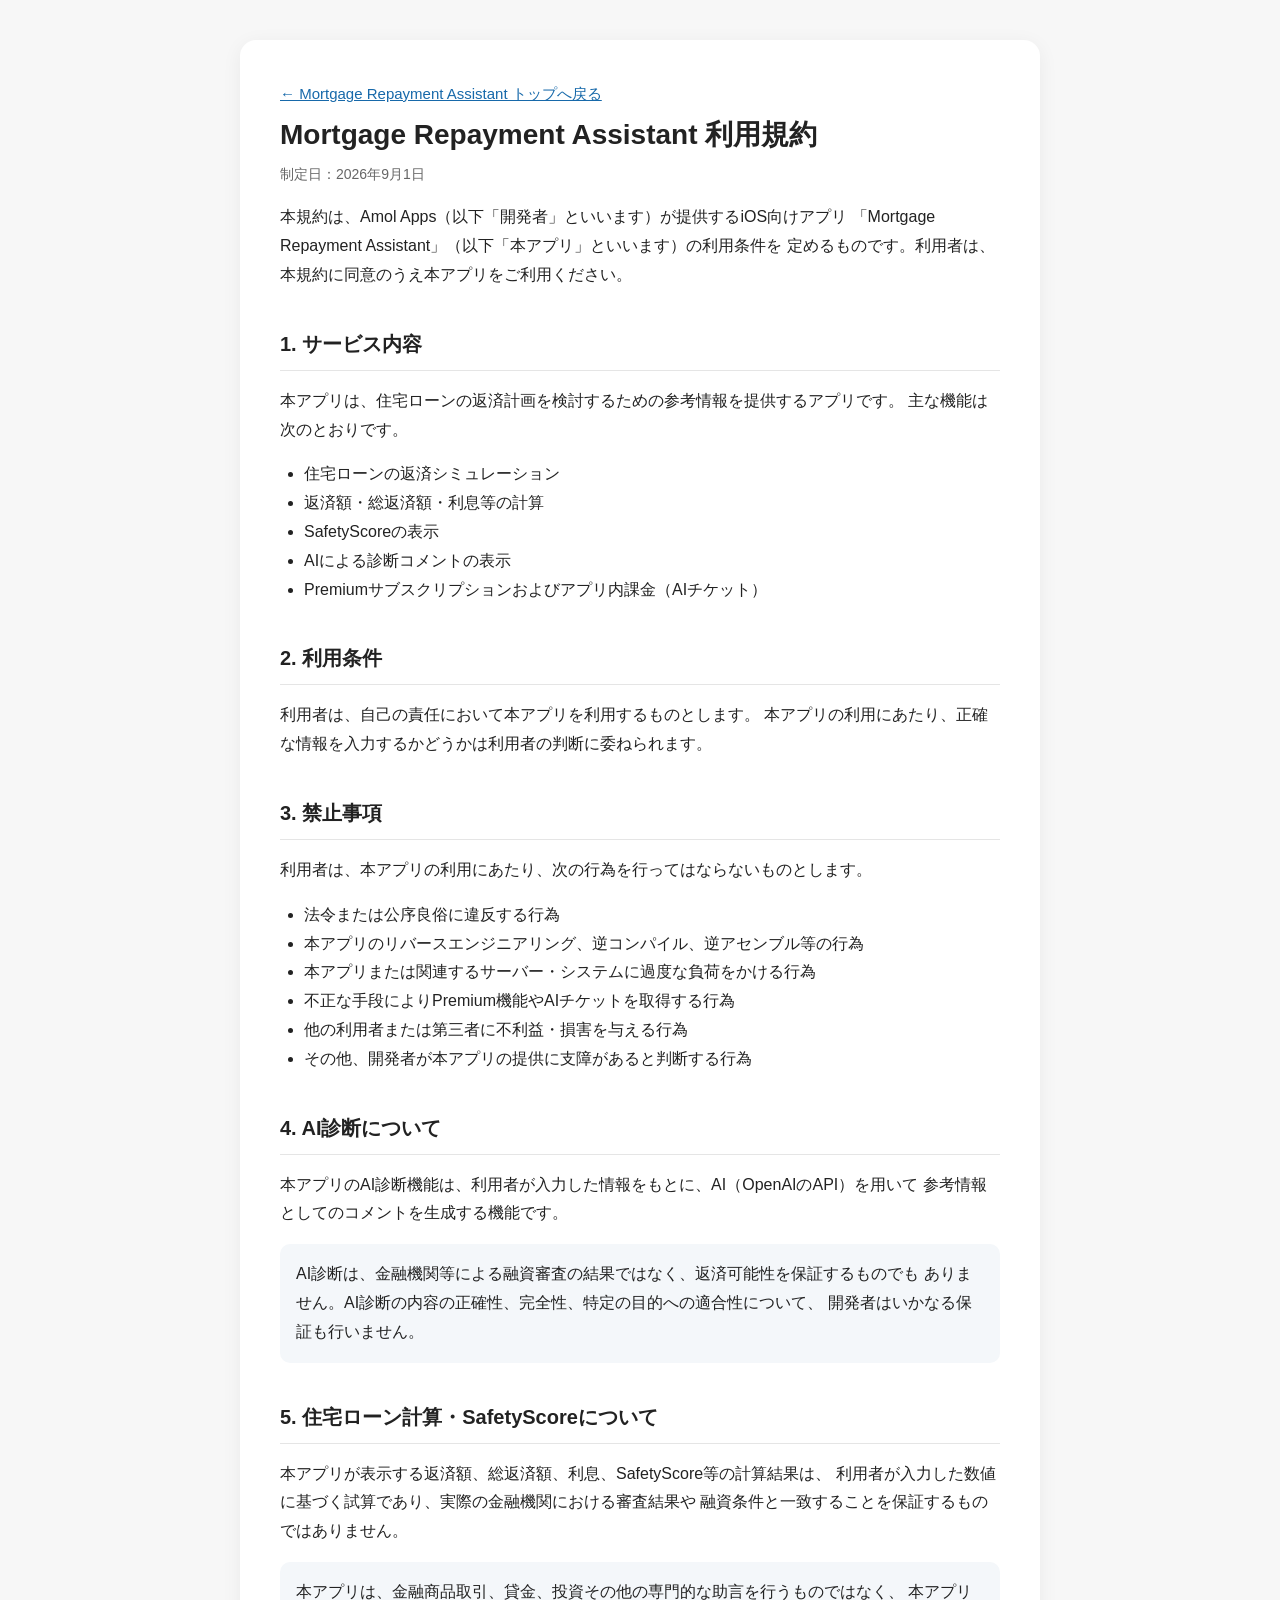
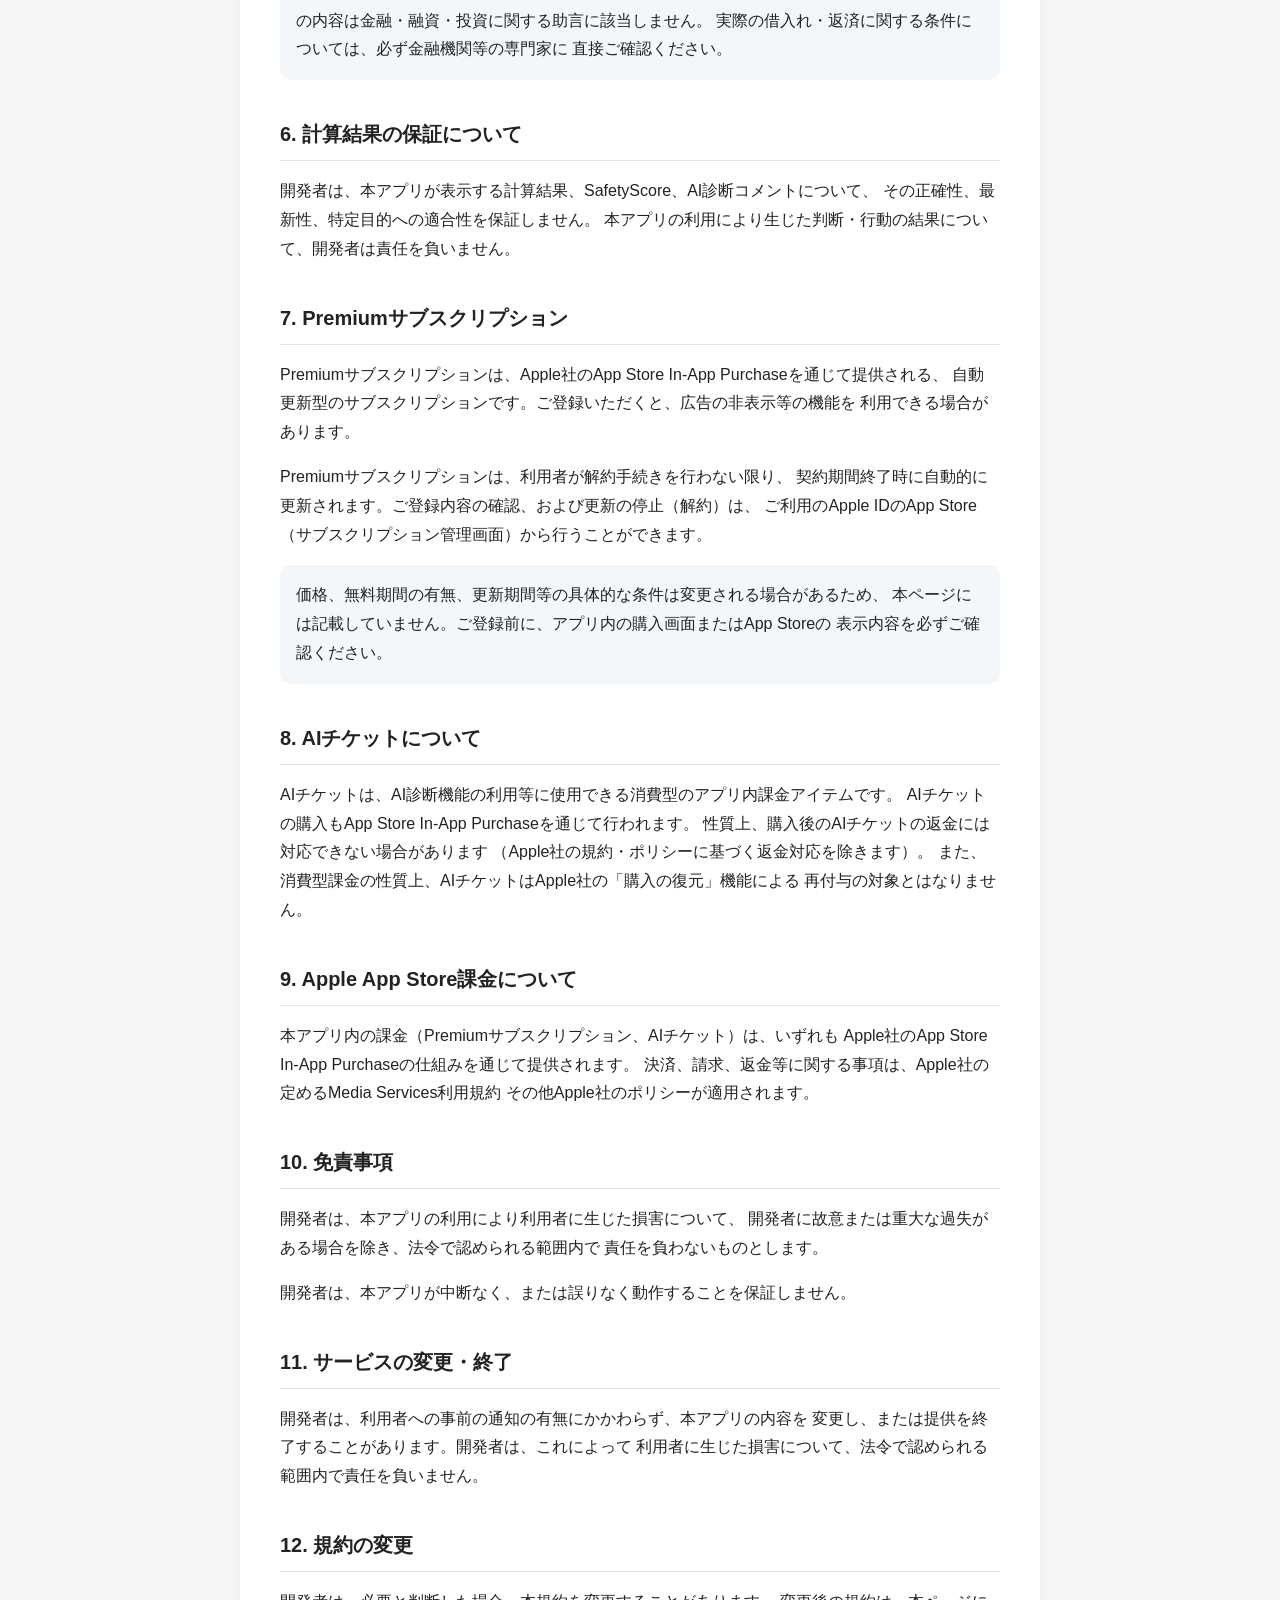
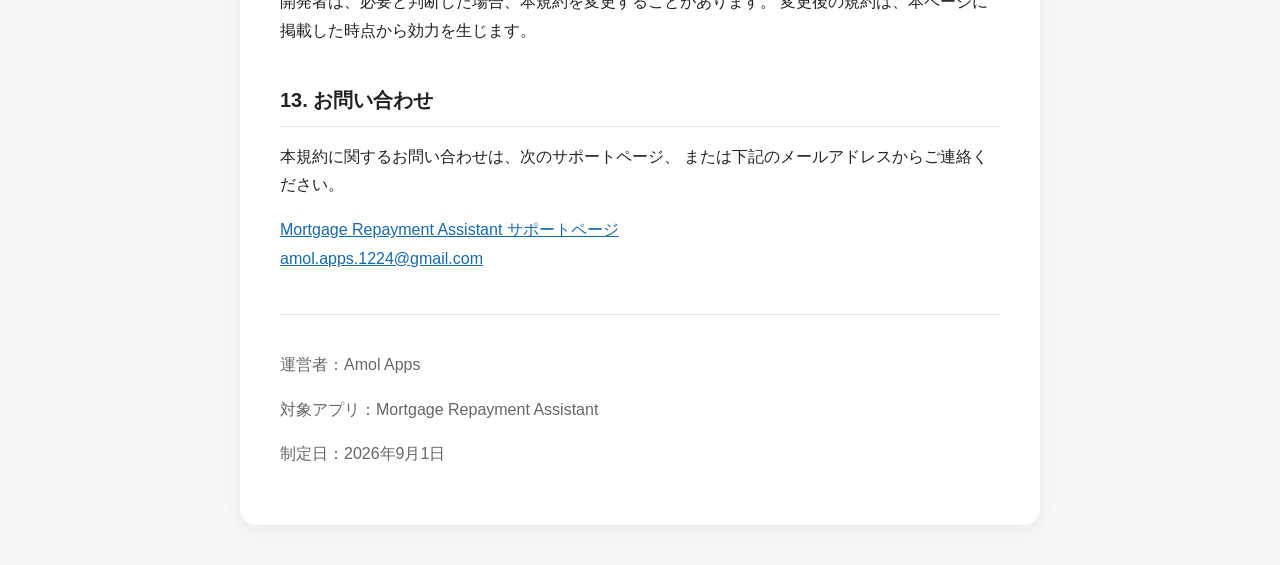
<file: apps/mortgage-repayment-assistant/terms/index.html>
<!DOCTYPE html>
<html lang="ja">
<head>
  <meta charset="UTF-8">
  <meta name="viewport" content="width=device-width, initial-scale=1.0">

  <title>Mortgage Repayment Assistant 利用規約</title>
  <meta name="description" content="iOSアプリ「Mortgage Repayment Assistant」の利用規約です。AI診断・住宅ローン計算の位置づけ、Premium、AIチケット、App Store課金等について説明します。">

  <link rel="stylesheet" href="../assets/style.css">
</head>
<body>
  <main class="wrap">
    <a class="backlink" href="../">← Mortgage Repayment Assistant トップへ戻る</a>

    <h1>Mortgage Repayment Assistant 利用規約</h1>
    <p class="updated">制定日：2026年9月1日</p>

    <p>
      本規約は、Amol Apps（以下「開発者」といいます）が提供するiOS向けアプリ
      「Mortgage Repayment Assistant」（以下「本アプリ」といいます）の利用条件を
      定めるものです。利用者は、本規約に同意のうえ本アプリをご利用ください。
    </p>

    <h2>1. サービス内容</h2>
    <p>
      本アプリは、住宅ローンの返済計画を検討するための参考情報を提供するアプリです。
      主な機能は次のとおりです。
    </p>
    <ul>
      <li>住宅ローンの返済シミュレーション</li>
      <li>返済額・総返済額・利息等の計算</li>
      <li>SafetyScoreの表示</li>
      <li>AIによる診断コメントの表示</li>
      <li>Premiumサブスクリプションおよびアプリ内課金（AIチケット）</li>
    </ul>

    <h2>2. 利用条件</h2>
    <p>
      利用者は、自己の責任において本アプリを利用するものとします。
      本アプリの利用にあたり、正確な情報を入力するかどうかは利用者の判断に委ねられます。
    </p>

    <h2>3. 禁止事項</h2>
    <p>
      利用者は、本アプリの利用にあたり、次の行為を行ってはならないものとします。
    </p>
    <ul>
      <li>法令または公序良俗に違反する行為</li>
      <li>本アプリのリバースエンジニアリング、逆コンパイル、逆アセンブル等の行為</li>
      <li>本アプリまたは関連するサーバー・システムに過度な負荷をかける行為</li>
      <li>不正な手段によりPremium機能やAIチケットを取得する行為</li>
      <li>他の利用者または第三者に不利益・損害を与える行為</li>
      <li>その他、開発者が本アプリの提供に支障があると判断する行為</li>
    </ul>

    <h2>4. AI診断について</h2>
    <p>
      本アプリのAI診断機能は、利用者が入力した情報をもとに、AI（OpenAIのAPI）を用いて
      参考情報としてのコメントを生成する機能です。
    </p>
    <p class="note">
      AI診断は、金融機関等による融資審査の結果ではなく、返済可能性を保証するものでも
      ありません。AI診断の内容の正確性、完全性、特定の目的への適合性について、
      開発者はいかなる保証も行いません。
    </p>

    <h2>5. 住宅ローン計算・SafetyScoreについて</h2>
    <p>
      本アプリが表示する返済額、総返済額、利息、SafetyScore等の計算結果は、
      利用者が入力した数値に基づく試算であり、実際の金融機関における審査結果や
      融資条件と一致することを保証するものではありません。
    </p>
    <p class="note">
      本アプリは、金融商品取引、貸金、投資その他の専門的な助言を行うものではなく、
      本アプリの内容は金融・融資・投資に関する助言に該当しません。
      実際の借入れ・返済に関する条件については、必ず金融機関等の専門家に
      直接ご確認ください。
    </p>

    <h2>6. 計算結果の保証について</h2>
    <p>
      開発者は、本アプリが表示する計算結果、SafetyScore、AI診断コメントについて、
      その正確性、最新性、特定目的への適合性を保証しません。
      本アプリの利用により生じた判断・行動の結果について、開発者は責任を負いません。
    </p>

    <h2>7. Premiumサブスクリプション</h2>
    <p>
      Premiumサブスクリプションは、Apple社のApp Store In-App Purchaseを通じて提供される、
      自動更新型のサブスクリプションです。ご登録いただくと、広告の非表示等の機能を
      利用できる場合があります。
    </p>
    <p>
      Premiumサブスクリプションは、利用者が解約手続きを行わない限り、
      契約期間終了時に自動的に更新されます。ご登録内容の確認、および更新の停止（解約）は、
      ご利用のApple IDのApp Store（サブスクリプション管理画面）から行うことができます。
    </p>
    <p class="note">
      価格、無料期間の有無、更新期間等の具体的な条件は変更される場合があるため、
      本ページには記載していません。ご登録前に、アプリ内の購入画面またはApp Storeの
      表示内容を必ずご確認ください。
    </p>

    <h2>8. AIチケットについて</h2>
    <p>
      AIチケットは、AI診断機能の利用等に使用できる消費型のアプリ内課金アイテムです。
      AIチケットの購入もApp Store In-App Purchaseを通じて行われます。
      性質上、購入後のAIチケットの返金には対応できない場合があります
      （Apple社の規約・ポリシーに基づく返金対応を除きます）。
      また、消費型課金の性質上、AIチケットはApple社の「購入の復元」機能による
      再付与の対象とはなりません。
    </p>

    <h2>9. Apple App Store課金について</h2>
    <p>
      本アプリ内の課金（Premiumサブスクリプション、AIチケット）は、いずれも
      Apple社のApp Store In-App Purchaseの仕組みを通じて提供されます。
      決済、請求、返金等に関する事項は、Apple社の定めるMedia Services利用規約
      その他Apple社のポリシーが適用されます。
    </p>

    <h2>10. 免責事項</h2>
    <p>
      開発者は、本アプリの利用により利用者に生じた損害について、
      開発者に故意または重大な過失がある場合を除き、法令で認められる範囲内で
      責任を負わないものとします。
    </p>
    <p>
      開発者は、本アプリが中断なく、または誤りなく動作することを保証しません。
    </p>

    <h2>11. サービスの変更・終了</h2>
    <p>
      開発者は、利用者への事前の通知の有無にかかわらず、本アプリの内容を
      変更し、または提供を終了することがあります。開発者は、これによって
      利用者に生じた損害について、法令で認められる範囲内で責任を負いません。
    </p>

    <h2>12. 規約の変更</h2>
    <p>
      開発者は、必要と判断した場合、本規約を変更することがあります。
      変更後の規約は、本ページに掲載した時点から効力を生じます。
    </p>

    <h2>13. お問い合わせ</h2>
    <p>
      本規約に関するお問い合わせは、次のサポートページ、
      または下記のメールアドレスからご連絡ください。
    </p>
    <p>
      <a href="../support/">Mortgage Repayment Assistant サポートページ</a><br>
      <a href="mailto:amol.apps.1224@gmail.com">amol.apps.1224@gmail.com</a>
    </p>

    <footer>
      <p>運営者：Amol Apps</p>
      <p>対象アプリ：Mortgage Repayment Assistant</p>
      <p>制定日：2026年9月1日</p>
    </footer>
  </main>
</body>
</html>
</file>
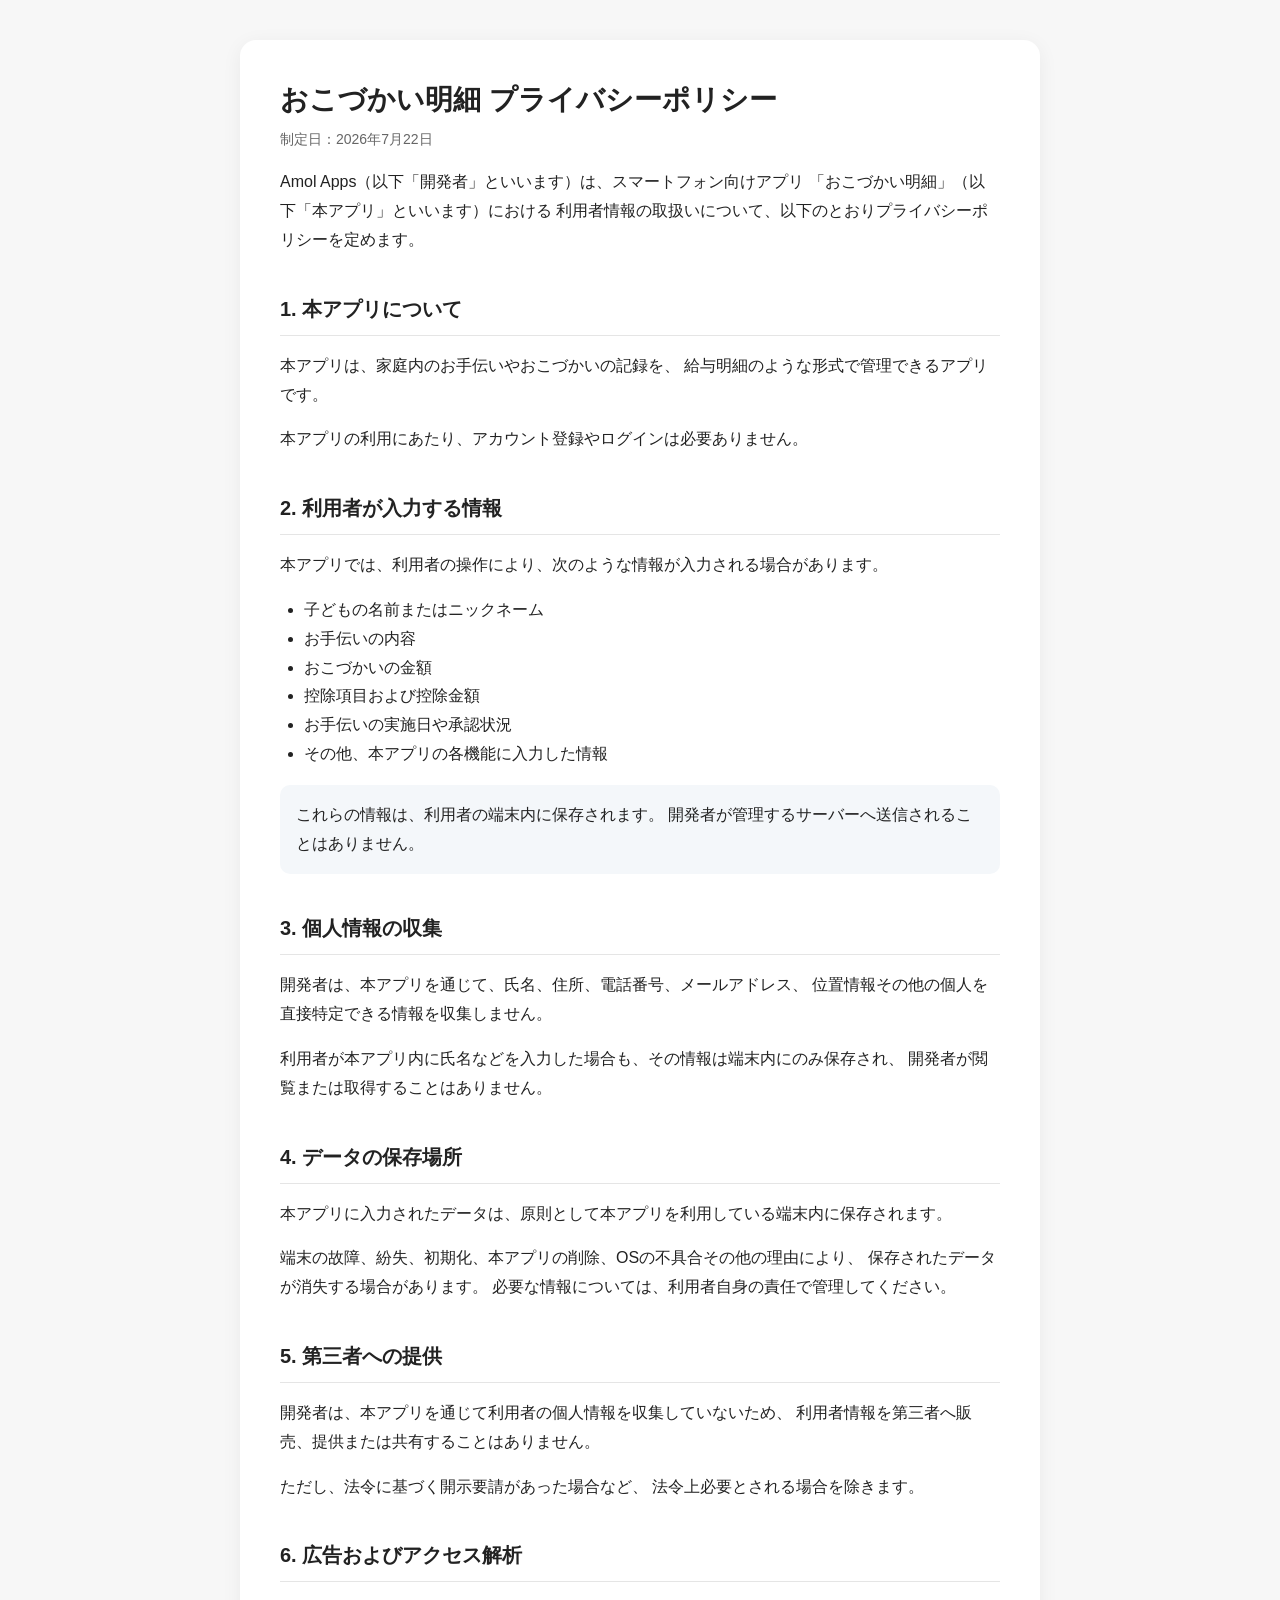
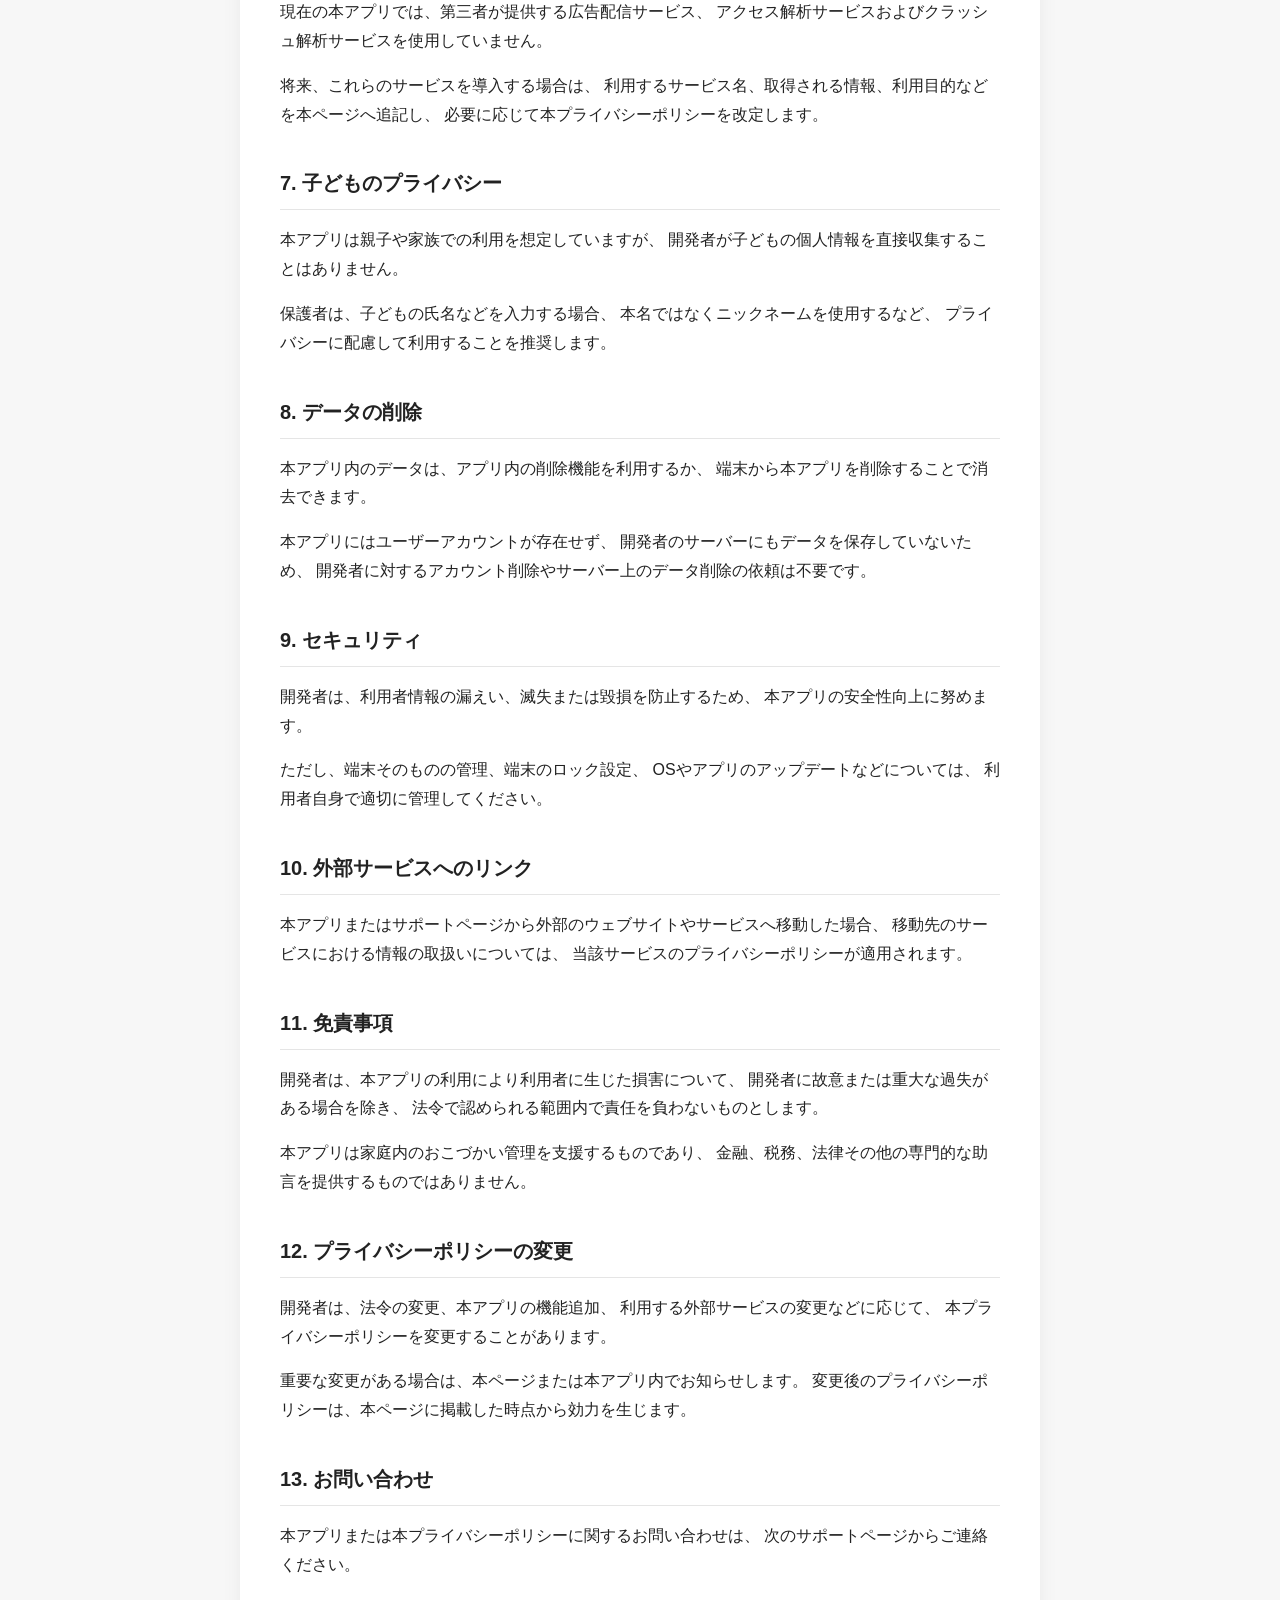
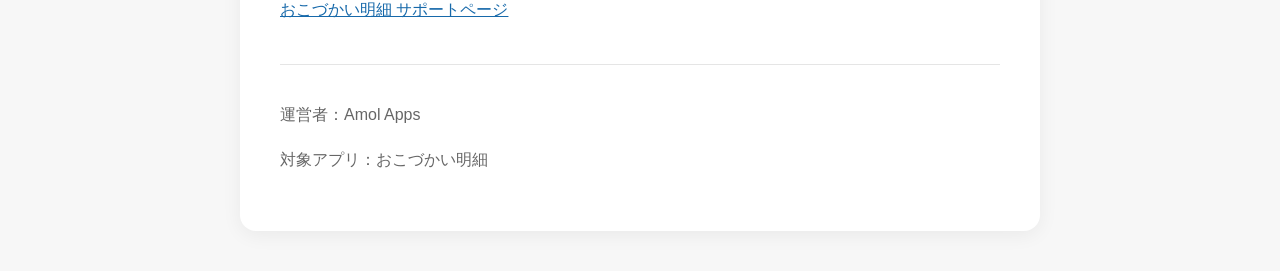
<file: apps/okozukai-meisai/privacy.html>
<!DOCTYPE html>
<html lang="ja">
<head>
  <meta charset="UTF-8">
  <meta name="viewport" content="width=device-width, initial-scale=1.0">

  <title>おこづかい明細 プライバシーポリシー</title>

  <style>
    :root {
      color-scheme: light;
    }

    * {
      box-sizing: border-box;
    }

    body {
      margin: 0;
      background: #f7f7f7;
      color: #222;
      font-family:
        -apple-system,
        BlinkMacSystemFont,
        "Helvetica Neue",
        "Hiragino Kaku Gothic ProN",
        "Yu Gothic",
        Meiryo,
        sans-serif;
      line-height: 1.8;
    }

    main {
      width: min(100% - 32px, 800px);
      margin: 40px auto;
      padding: 40px;
      background: #ffffff;
      border-radius: 16px;
      box-shadow: 0 4px 20px rgba(0, 0, 0, 0.06);
    }

    h1 {
      margin-top: 0;
      margin-bottom: 8px;
      font-size: 28px;
      line-height: 1.4;
    }

    h2 {
      margin-top: 36px;
      margin-bottom: 12px;
      padding-bottom: 8px;
      border-bottom: 1px solid #e5e5e5;
      font-size: 20px;
    }

    p,
    li {
      font-size: 16px;
    }

    ul {
      padding-left: 24px;
    }

    a {
      color: #1769aa;
      word-break: break-all;
    }

    .updated {
      margin-top: 0;
      color: #666;
      font-size: 14px;
    }

    .note {
      padding: 16px;
      background: #f4f7fa;
      border-radius: 10px;
    }

    footer {
      margin-top: 40px;
      padding-top: 20px;
      border-top: 1px solid #e5e5e5;
      color: #666;
      font-size: 14px;
    }

    @media (max-width: 600px) {
      main {
        width: 100%;
        margin: 0;
        padding: 28px 20px;
        border-radius: 0;
        box-shadow: none;
      }

      h1 {
        font-size: 24px;
      }
    }
  </style>
</head>

<body>
  <main>
    <h1>おこづかい明細 プライバシーポリシー</h1>
    <p class="updated">制定日：2026年7月22日</p>

    <p>
      Amol Apps（以下「開発者」といいます）は、スマートフォン向けアプリ
      「おこづかい明細」（以下「本アプリ」といいます）における
      利用者情報の取扱いについて、以下のとおりプライバシーポリシーを定めます。
    </p>

    <h2>1. 本アプリについて</h2>

    <p>
      本アプリは、家庭内のお手伝いやおこづかいの記録を、
      給与明細のような形式で管理できるアプリです。
    </p>

    <p>
      本アプリの利用にあたり、アカウント登録やログインは必要ありません。
    </p>

    <h2>2. 利用者が入力する情報</h2>

    <p>
      本アプリでは、利用者の操作により、次のような情報が入力される場合があります。
    </p>

    <ul>
      <li>子どもの名前またはニックネーム</li>
      <li>お手伝いの内容</li>
      <li>おこづかいの金額</li>
      <li>控除項目および控除金額</li>
      <li>お手伝いの実施日や承認状況</li>
      <li>その他、本アプリの各機能に入力した情報</li>
    </ul>

    <p class="note">
      これらの情報は、利用者の端末内に保存されます。
      開発者が管理するサーバーへ送信されることはありません。
    </p>

    <h2>3. 個人情報の収集</h2>

    <p>
      開発者は、本アプリを通じて、氏名、住所、電話番号、メールアドレス、
      位置情報その他の個人を直接特定できる情報を収集しません。
    </p>

    <p>
      利用者が本アプリ内に氏名などを入力した場合も、その情報は端末内にのみ保存され、
      開発者が閲覧または取得することはありません。
    </p>

    <h2>4. データの保存場所</h2>

    <p>
      本アプリに入力されたデータは、原則として本アプリを利用している端末内に保存されます。
    </p>

    <p>
      端末の故障、紛失、初期化、本アプリの削除、OSの不具合その他の理由により、
      保存されたデータが消失する場合があります。
      必要な情報については、利用者自身の責任で管理してください。
    </p>

    <h2>5. 第三者への提供</h2>

    <p>
      開発者は、本アプリを通じて利用者の個人情報を収集していないため、
      利用者情報を第三者へ販売、提供または共有することはありません。
    </p>

    <p>
      ただし、法令に基づく開示要請があった場合など、
      法令上必要とされる場合を除きます。
    </p>

    <h2>6. 広告およびアクセス解析</h2>

    <p>
      現在の本アプリでは、第三者が提供する広告配信サービス、
      アクセス解析サービスおよびクラッシュ解析サービスを使用していません。
    </p>

    <p>
      将来、これらのサービスを導入する場合は、
      利用するサービス名、取得される情報、利用目的などを本ページへ追記し、
      必要に応じて本プライバシーポリシーを改定します。
    </p>

    <h2>7. 子どものプライバシー</h2>

    <p>
      本アプリは親子や家族での利用を想定していますが、
      開発者が子どもの個人情報を直接収集することはありません。
    </p>

    <p>
      保護者は、子どもの氏名などを入力する場合、
      本名ではなくニックネームを使用するなど、
      プライバシーに配慮して利用することを推奨します。
    </p>

    <h2>8. データの削除</h2>

    <p>
      本アプリ内のデータは、アプリ内の削除機能を利用するか、
      端末から本アプリを削除することで消去できます。
    </p>

    <p>
      本アプリにはユーザーアカウントが存在せず、
      開発者のサーバーにもデータを保存していないため、
      開発者に対するアカウント削除やサーバー上のデータ削除の依頼は不要です。
    </p>

    <h2>9. セキュリティ</h2>

    <p>
      開発者は、利用者情報の漏えい、滅失または毀損を防止するため、
      本アプリの安全性向上に努めます。
    </p>

    <p>
      ただし、端末そのものの管理、端末のロック設定、
      OSやアプリのアップデートなどについては、
      利用者自身で適切に管理してください。
    </p>

    <h2>10. 外部サービスへのリンク</h2>

    <p>
      本アプリまたはサポートページから外部のウェブサイトやサービスへ移動した場合、
      移動先のサービスにおける情報の取扱いについては、
      当該サービスのプライバシーポリシーが適用されます。
    </p>

    <h2>11. 免責事項</h2>

    <p>
      開発者は、本アプリの利用により利用者に生じた損害について、
      開発者に故意または重大な過失がある場合を除き、
      法令で認められる範囲内で責任を負わないものとします。
    </p>

    <p>
      本アプリは家庭内のおこづかい管理を支援するものであり、
      金融、税務、法律その他の専門的な助言を提供するものではありません。
    </p>

    <h2>12. プライバシーポリシーの変更</h2>

    <p>
      開発者は、法令の変更、本アプリの機能追加、
      利用する外部サービスの変更などに応じて、
      本プライバシーポリシーを変更することがあります。
    </p>

    <p>
      重要な変更がある場合は、本ページまたは本アプリ内でお知らせします。
      変更後のプライバシーポリシーは、本ページに掲載した時点から効力を生じます。
    </p>

    <h2>13. お問い合わせ</h2>

    <p>
      本アプリまたは本プライバシーポリシーに関するお問い合わせは、
      次のサポートページからご連絡ください。
    </p>

    <p>
      <a href="./">おこづかい明細 サポートページ</a>
    </p>

    <footer>
      <p>運営者：Amol Apps</p>
      <p>対象アプリ：おこづかい明細</p>
    </footer>
  </main>
</body>
</html>
</file>
<file: apps/mortgage-repayment-assistant/assets/style.css>
:root {
  color-scheme: light;
}

* {
  box-sizing: border-box;
}

body {
  margin: 0;
  background: #f7f7f7;
  color: #222;
  font-family:
    -apple-system,
    BlinkMacSystemFont,
    "Helvetica Neue",
    "Hiragino Kaku Gothic ProN",
    "Yu Gothic",
    Meiryo,
    sans-serif;
  line-height: 1.8;
}

.wrap {
  width: min(100% - 32px, 800px);
  margin: 40px auto;
  padding: 40px;
  background: #ffffff;
  border-radius: 16px;
  box-shadow: 0 4px 20px rgba(0, 0, 0, 0.06);
}

h1 {
  margin-top: 0;
  margin-bottom: 8px;
  font-size: 28px;
  line-height: 1.4;
}

h2 {
  margin-top: 36px;
  margin-bottom: 12px;
  padding-bottom: 8px;
  border-bottom: 1px solid #e5e5e5;
  font-size: 20px;
}

h3 {
  margin-top: 24px;
  margin-bottom: 8px;
  font-size: 17px;
}

p,
li {
  font-size: 16px;
}

ul {
  padding-left: 24px;
}

a {
  color: #1769aa;
  word-break: break-all;
}

.updated {
  margin-top: 0;
  color: #666;
  font-size: 14px;
}

.note {
  padding: 16px;
  background: #f4f7fa;
  border-radius: 10px;
}

.tagline {
  color: #555;
  font-size: 17px;
}

.applinks {
  display: flex;
  flex-wrap: wrap;
  gap: 12px;
  padding: 0;
  margin: 24px 0 0;
  list-style: none;
}

.applinks li {
  font-size: 16px;
}

.applinks a {
  display: inline-block;
  padding: 10px 18px;
  border: 1px solid #1769aa;
  border-radius: 999px;
  text-decoration: none;
  word-break: keep-all;
}

.applinks a:hover {
  background: #eef5fb;
}

.backlink {
  display: inline-block;
  margin-bottom: 8px;
  font-size: 15px;
}

footer {
  margin-top: 40px;
  padding-top: 20px;
  border-top: 1px solid #e5e5e5;
  color: #666;
  font-size: 14px;
}

@media (max-width: 600px) {
  .wrap {
    width: 100%;
    margin: 0;
    padding: 28px 20px;
    border-radius: 0;
    box-shadow: none;
  }

  h1 {
    font-size: 24px;
  }
}
</file>
